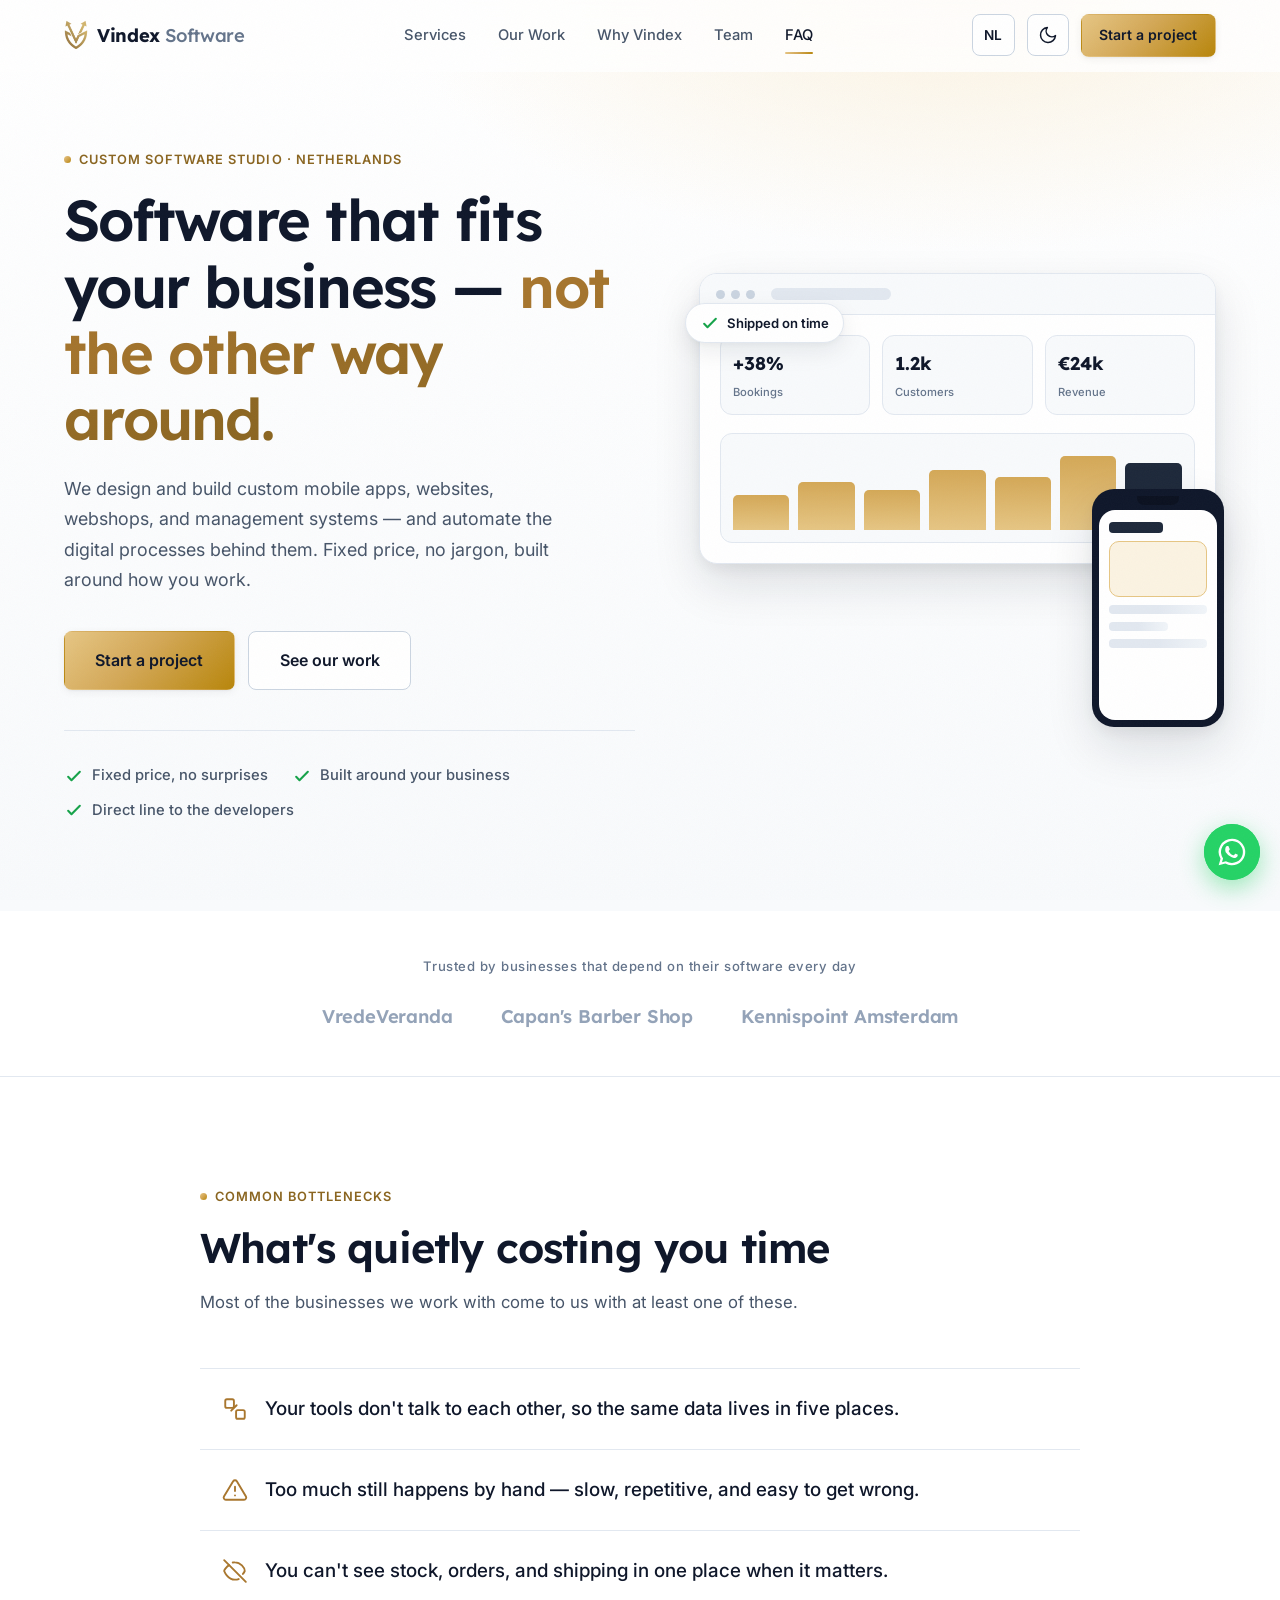
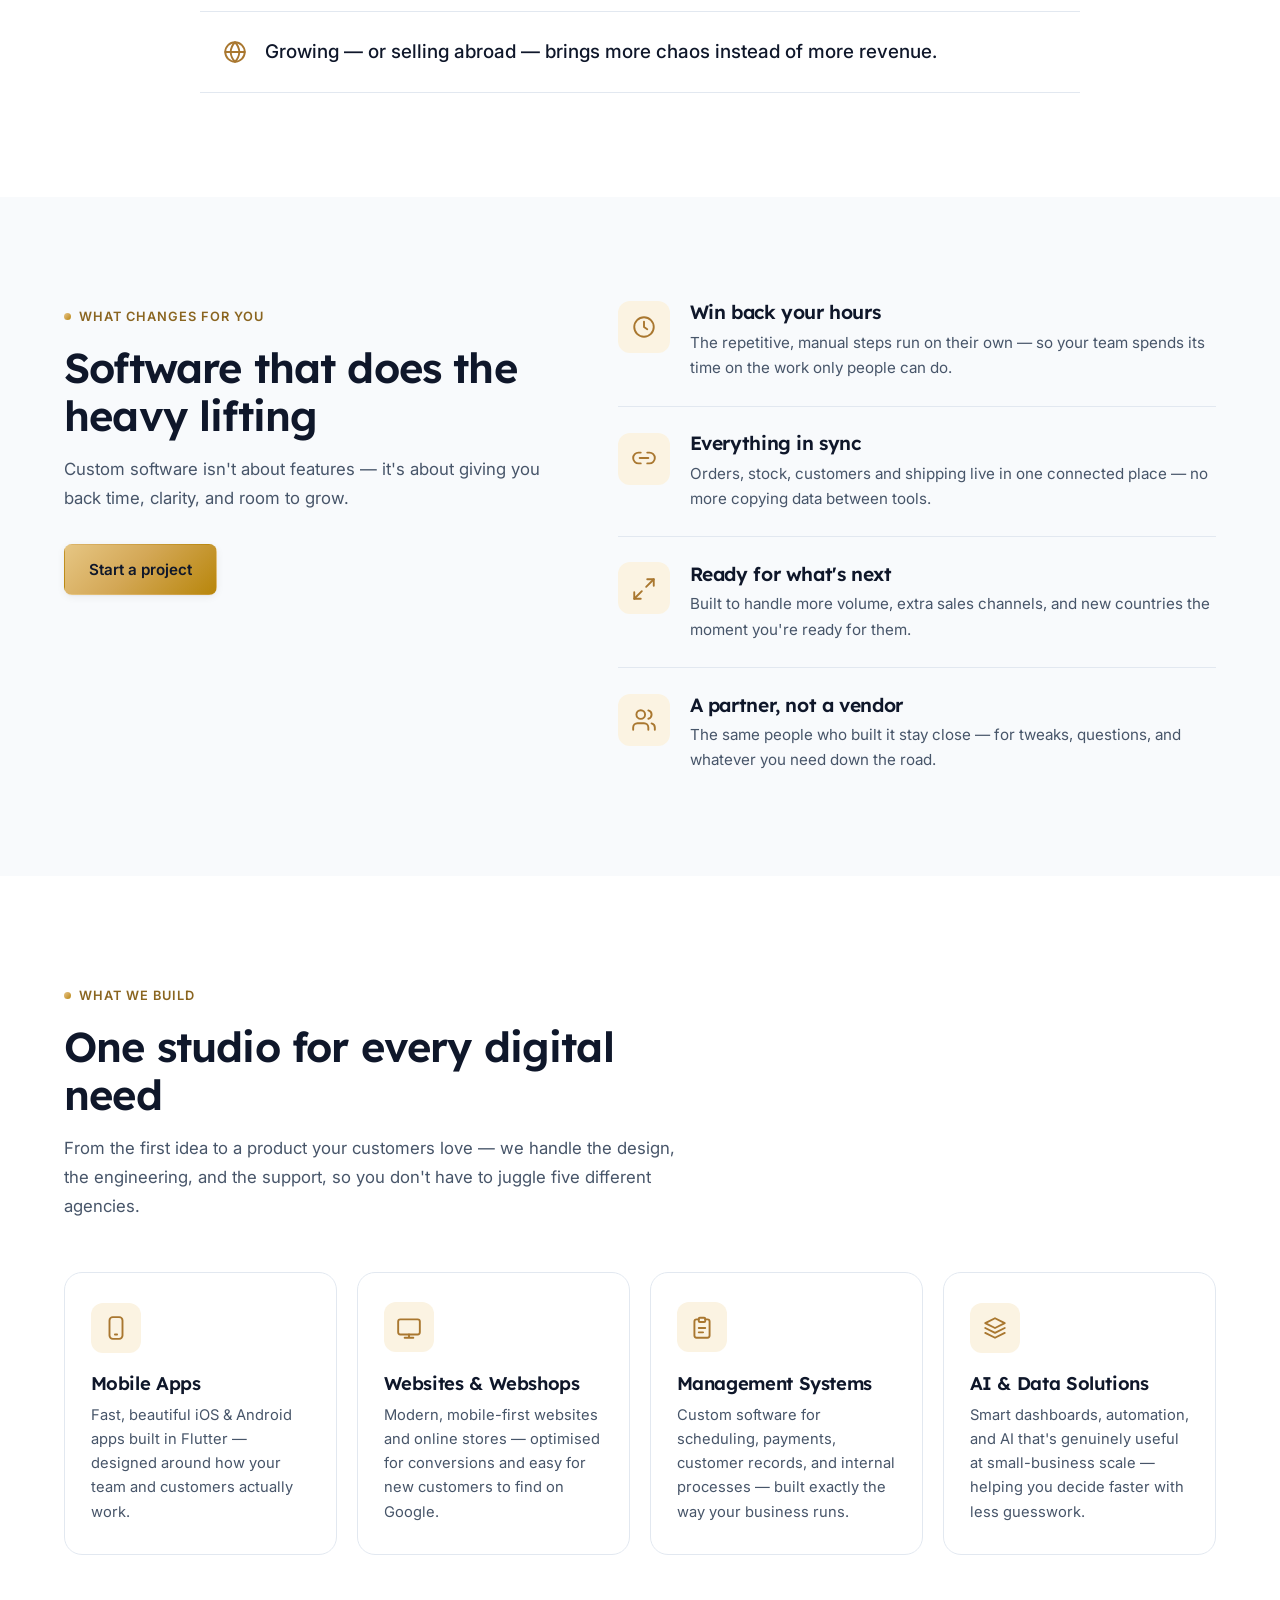
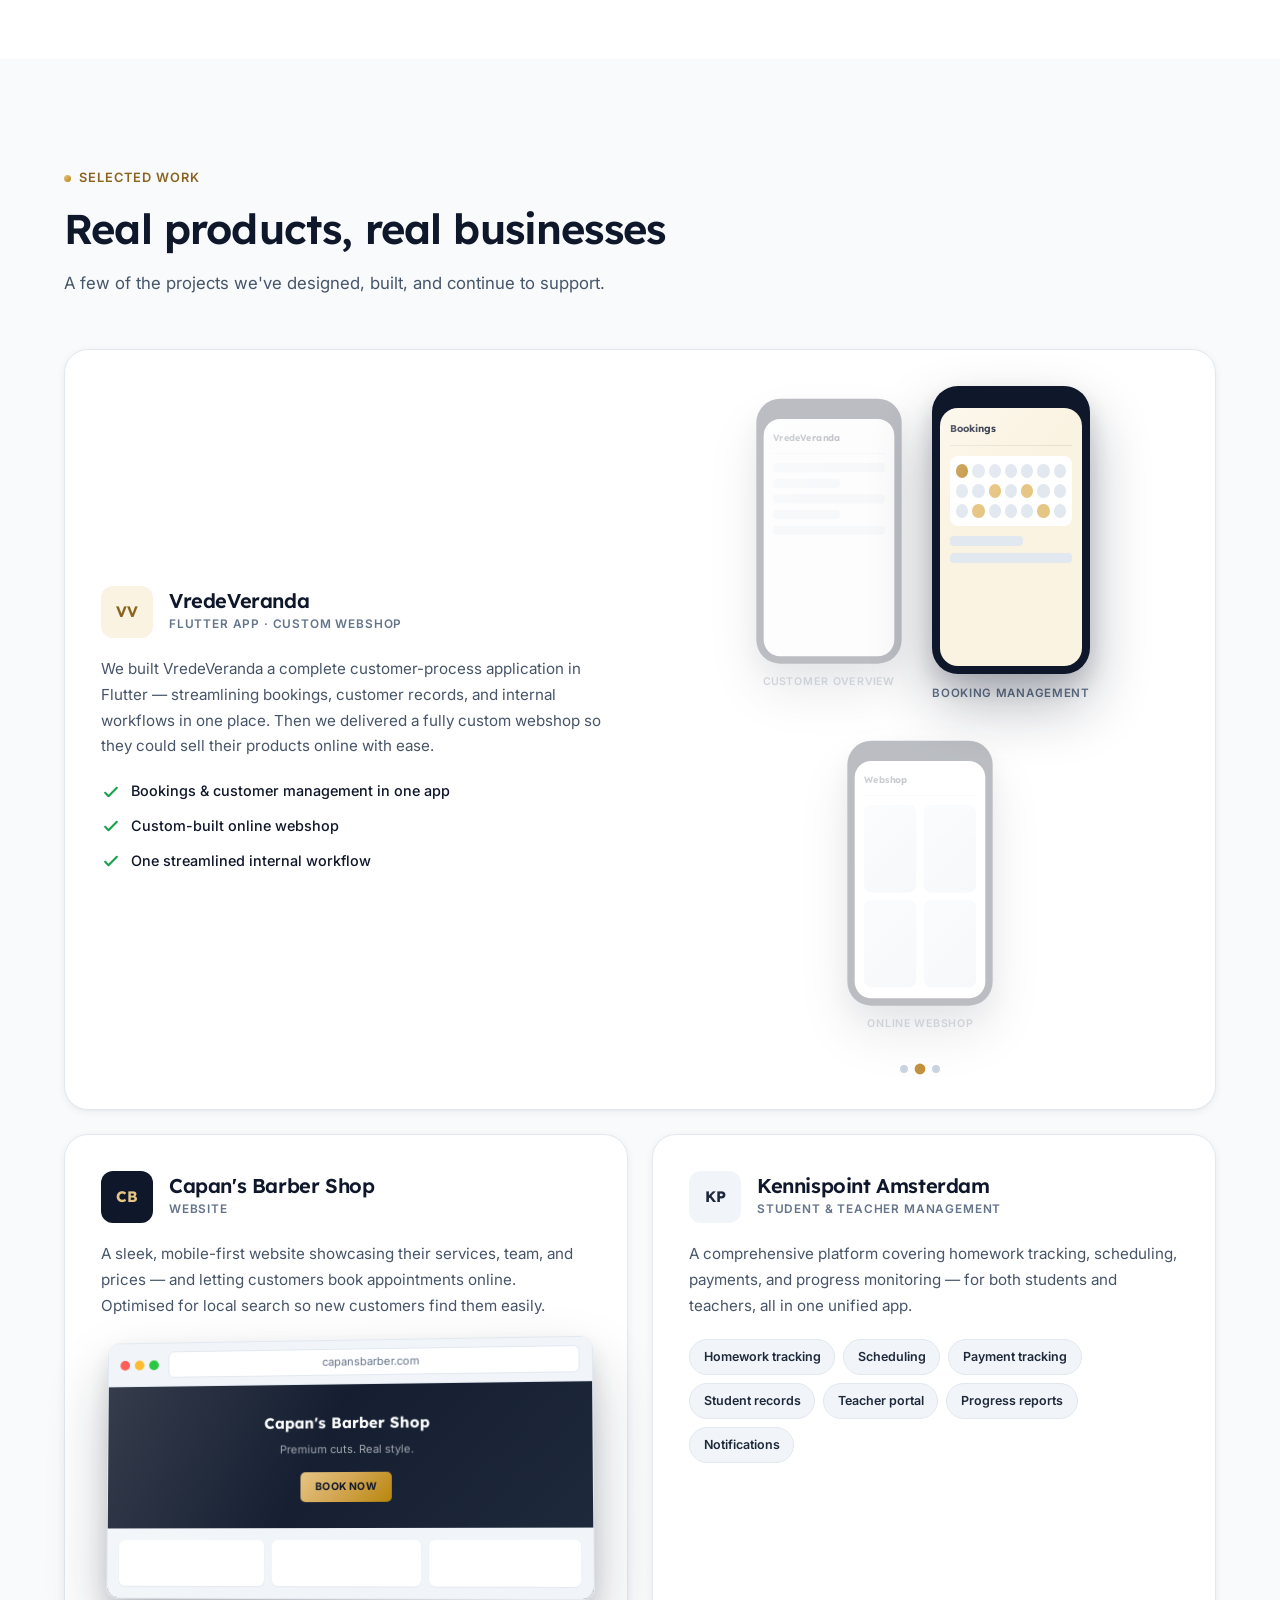
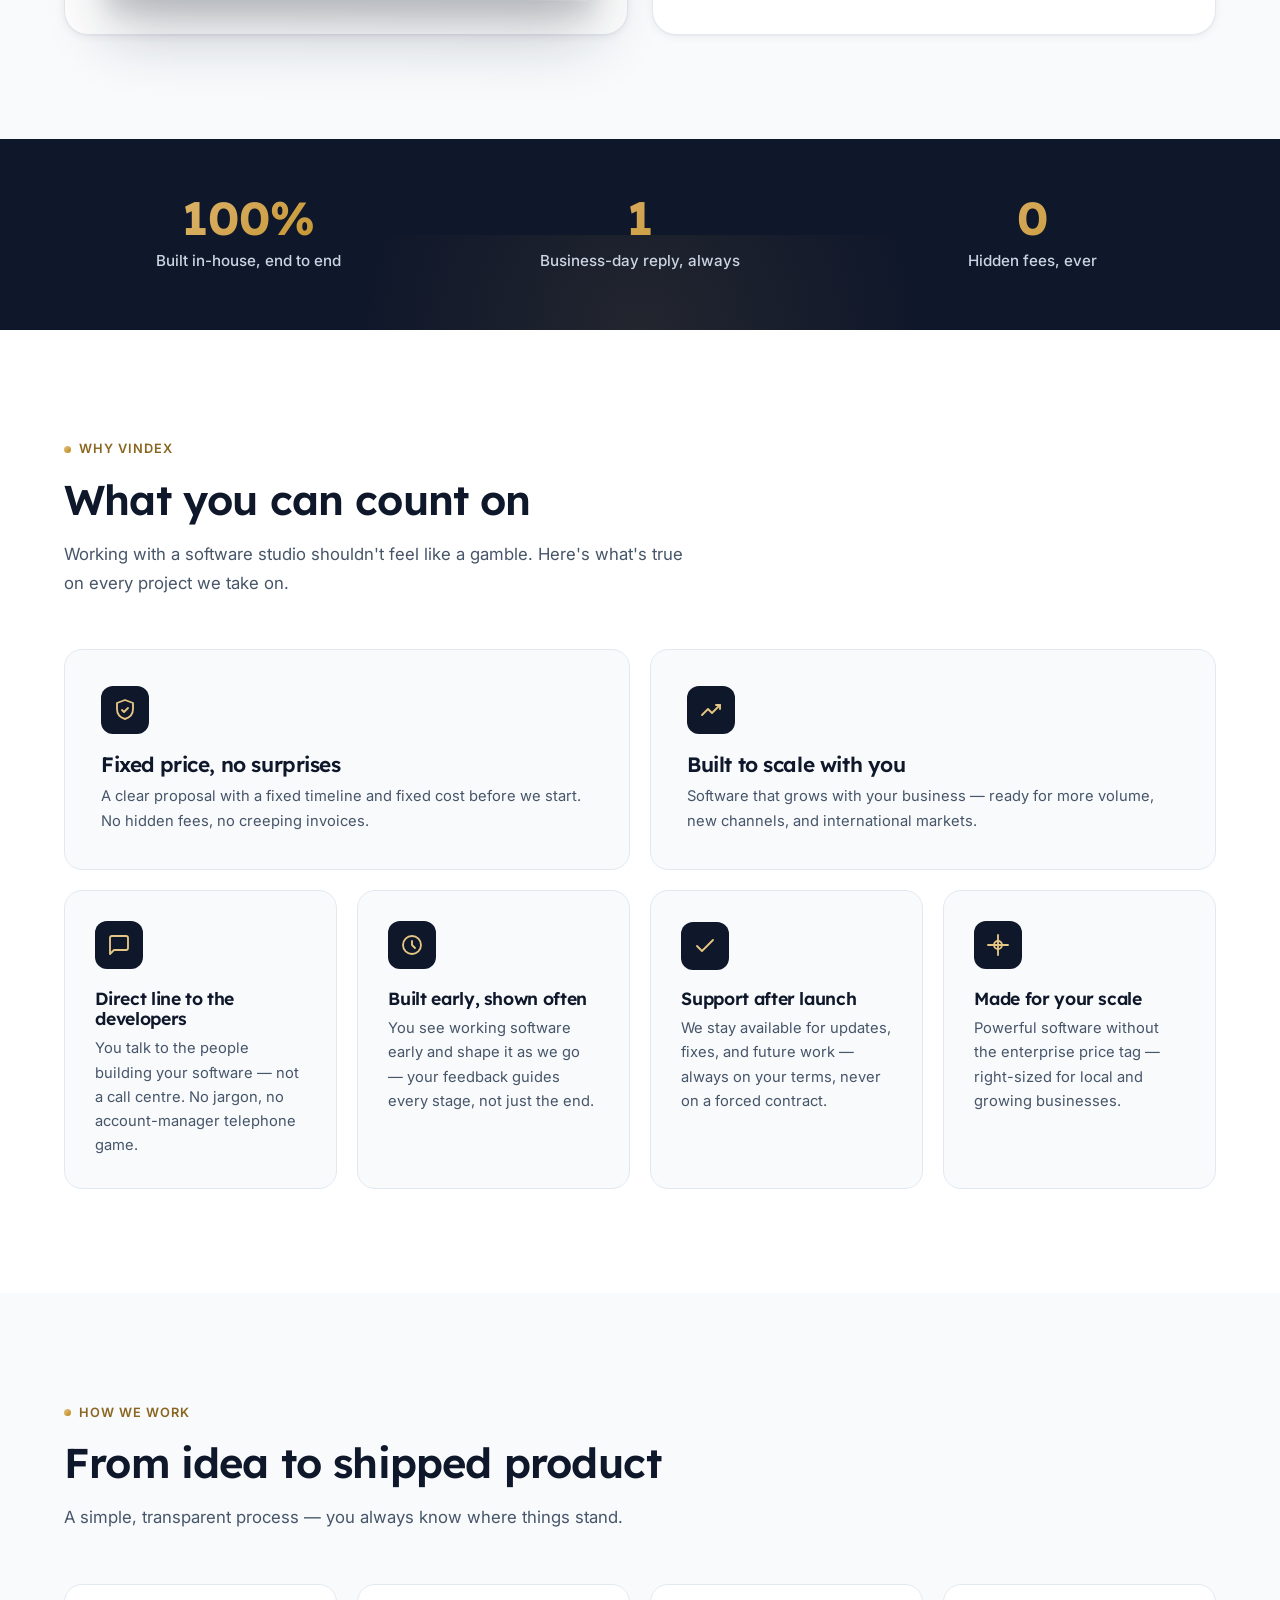
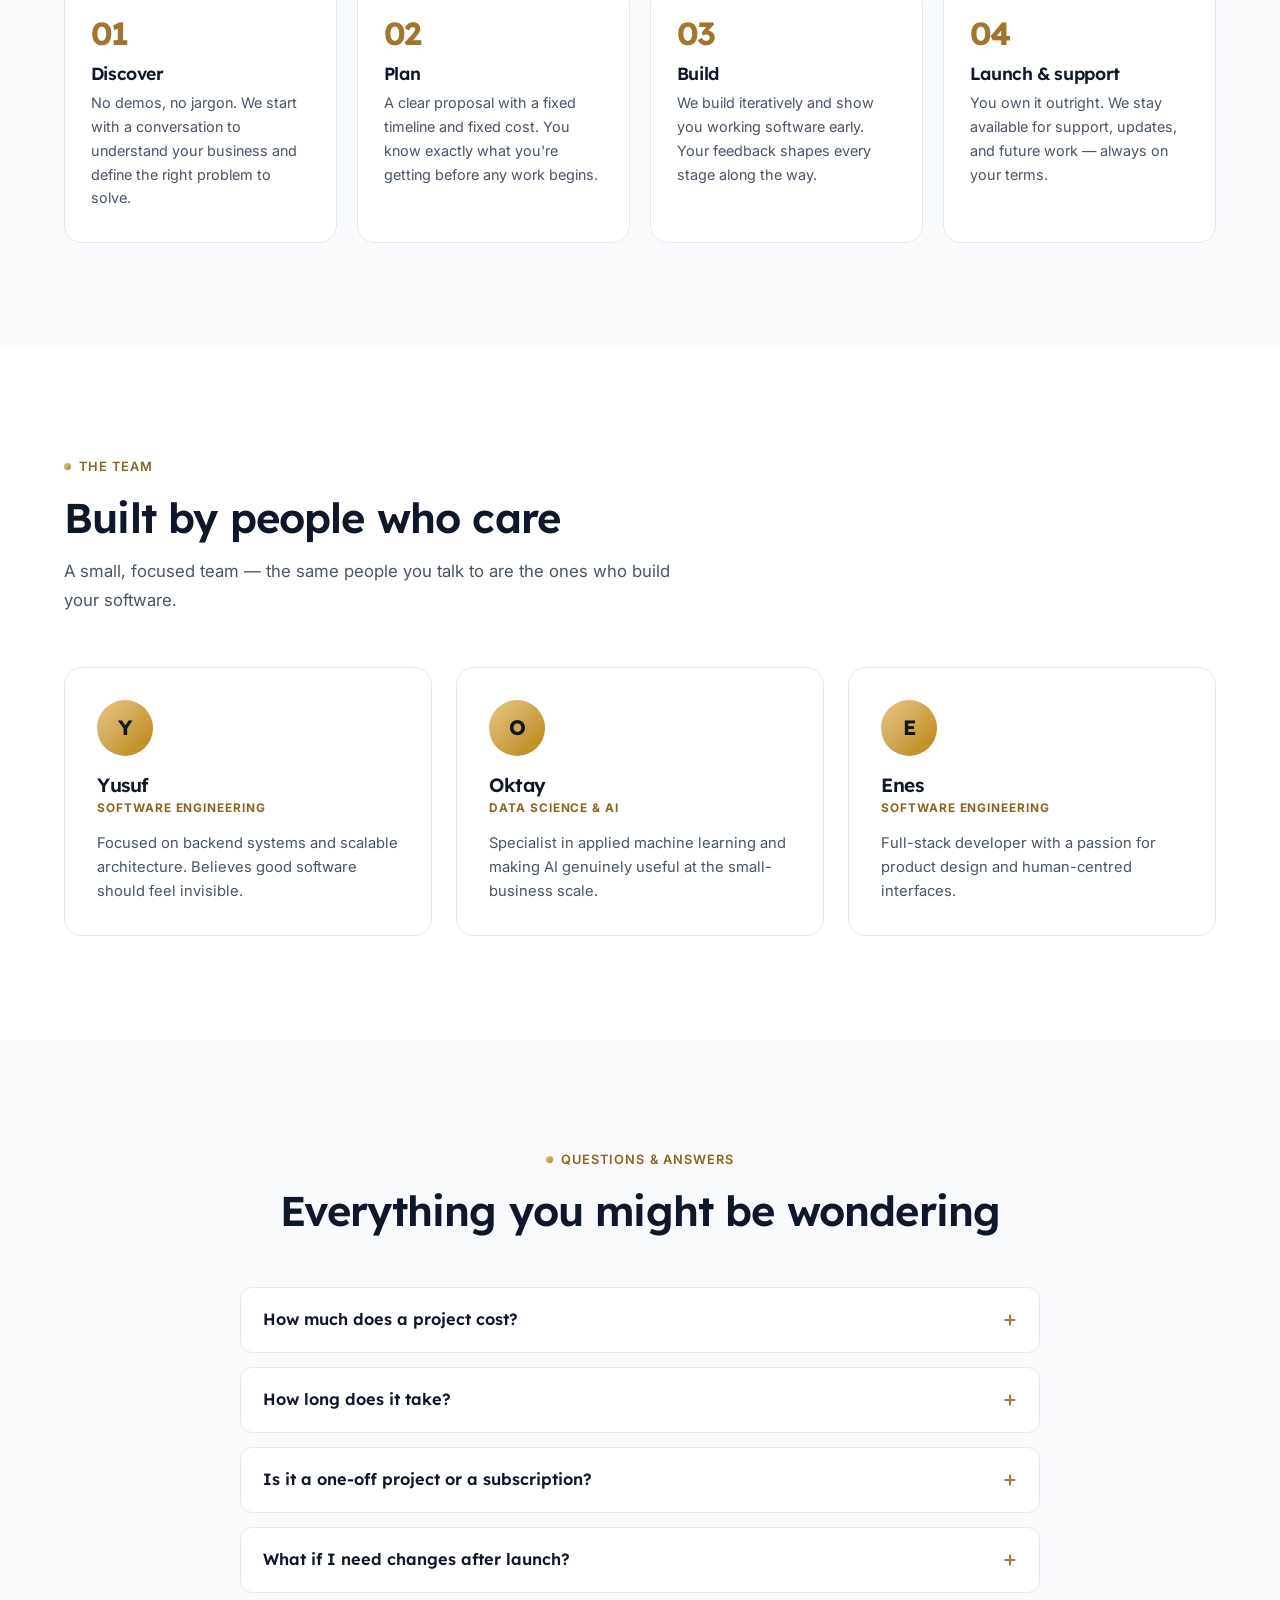
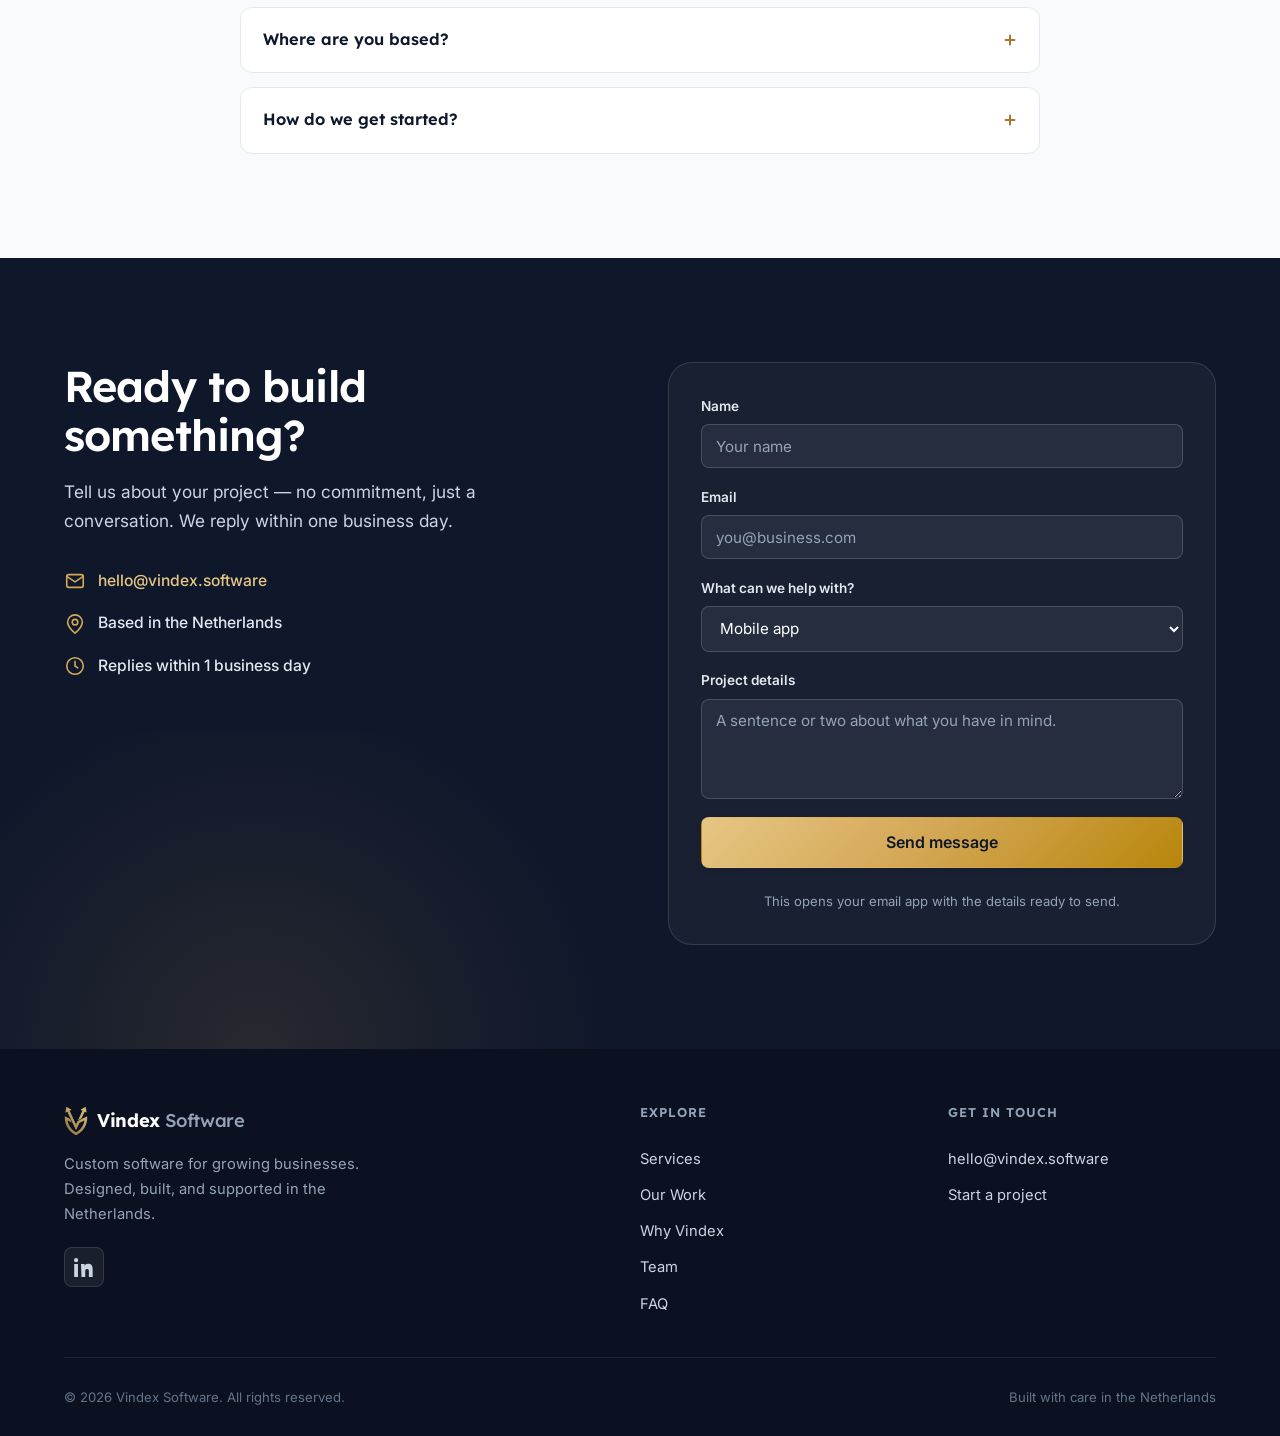
<file: index.html>
<!DOCTYPE html>
<html lang="en">

<head>
  <meta charset="UTF-8" />
  <meta name="viewport" content="width=device-width, initial-scale=1.0" />
  <!-- Set theme before paint to avoid a flash of the wrong theme -->
  <script>
    (function () {
      try {
        var t = localStorage.getItem('theme');
        if (t !== 'dark' && t !== 'light') {
          t = window.matchMedia('(prefers-color-scheme: dark)').matches ? 'dark' : 'light';
        }
        document.documentElement.setAttribute('data-theme', t);
      } catch (e) {}
    })();
  </script>
  <title>Vindex Software — Custom Software for Growing Businesses</title>
  <meta name="description"
    content="Vindex Software is a custom software studio building mobile apps, websites, webshops, and management systems for local businesses. Fixed-price projects, no hidden fees, and you own 100% of the code." />
  <meta name="theme-color" content="#0F172A" />
  <link rel="canonical" href="https://vindexsoft.com/" />

  <!-- Open Graph / social -->
  <meta property="og:type" content="website" />
  <meta property="og:title" content="Vindex Software — Custom Software for Growing Businesses" />
  <meta property="og:description"
    content="Custom mobile apps, websites, webshops, and management systems for local businesses. Fixed-price, transparent, and built to last." />
  <meta property="og:url" content="https://vindexsoft.com/" />
  <meta property="og:site_name" content="Vindex Software" />
  <meta name="twitter:card" content="summary_large_image" />
  <meta property="og:image" content="https://vindexsoft.com/assets/og-image.png" />
  <meta property="og:image:width" content="1200" />
  <meta property="og:image:height" content="630" />
  <meta property="og:image:alt" content="Vindex Software — custom software for growing businesses" />
  <meta property="og:locale" content="en_US" />
  <meta property="og:locale:alternate" content="nl_NL" />
  <meta name="twitter:image" content="https://vindexsoft.com/assets/og-image.png" />
  <meta name="twitter:title" content="Vindex Software — Custom Software for Growing Businesses" />
  <meta name="twitter:description"
    content="Custom mobile apps, websites, webshops, and management systems for local businesses. Fixed-price, transparent, and built to last." />

  <link rel="icon" type="image/png" sizes="32x32" href="assets/favicon-32.png" />
  <link rel="apple-touch-icon" href="assets/apple-touch-icon.png" />

  <!-- Fonts: Lexend (headings, built for readability & trust) + Inter (body) -->
  <link rel="preconnect" href="https://fonts.googleapis.com" />
  <link rel="preconnect" href="https://fonts.gstatic.com" crossorigin />
  <link
    href="https://fonts.googleapis.com/css2?family=Lexend:wght@400;500;600;700&family=Inter:wght@400;500;600;700&display=swap"
    rel="stylesheet" />
  <link rel="stylesheet" href="css/style.css" />

  <!-- Structured data: helps search engines & AI assistants trust and describe the business -->
  <script type="application/ld+json">
  {
    "@context": "https://schema.org",
    "@graph": [
      {
        "@type": "Organization",
        "@id": "https://vindexsoft.com/#organization",
        "name": "Vindex Software",
        "url": "https://vindexsoft.com",
        "email": "hello@vindex.software",
        "description": "Custom software studio building mobile apps, websites, webshops, and management systems for local businesses.",
        "logo": "https://vindexsoft.com/assets/logo.png",
        "image": "https://vindexsoft.com/assets/og-image.png",
        "areaServed": "Netherlands",
        "knowsAbout": ["Flutter app development", "Web development", "E-commerce", "Business management software", "Business process automation", "AI solutions"],
        "sameAs": ["https://www.linkedin.com/company/vindex-software"],
        "contactPoint": {
          "@type": "ContactPoint",
          "email": "hello@vindex.software",
          "contactType": "sales",
          "areaServed": "NL",
          "availableLanguage": ["English", "Dutch"]
        }
      },
      {
        "@type": "WebSite",
        "@id": "https://vindexsoft.com/#website",
        "url": "https://vindexsoft.com",
        "name": "Vindex Software",
        "publisher": { "@id": "https://vindexsoft.com/#organization" },
        "inLanguage": ["en", "nl"]
      },
      {
        "@type": "FAQPage",
        "mainEntity": [
          {
            "@type": "Question",
            "name": "How much does a project cost?",
            "acceptedAnswer": { "@type": "Answer", "text": "Every project is quoted up front with a fixed price, so there are no surprises. The cost depends on scope — a focused website is very different from a full management system. The first conversation is free, and so is the proposal." }
          },
          {
            "@type": "Question",
            "name": "How long does it take?",
            "acceptedAnswer": { "@type": "Answer", "text": "It depends on what we're building, but you'll get a clear timeline in your proposal before we start. We build iteratively and show you working software early, so you're never left wondering about progress." }
          },
          {
            "@type": "Question",
            "name": "Is it a one-off project or a subscription?",
            "acceptedAnswer": { "@type": "Answer", "text": "Both are possible. Depending on what we build, we offer one-off delivery or an ongoing plan with support, updates, and hosting. We'll recommend the option that best fits your situation and budget." }
          },
          {
            "@type": "Question",
            "name": "What if I need changes after launch?",
            "acceptedAnswer": { "@type": "Answer", "text": "We stay available for updates, fixes, and new features whenever you need them — always on your terms. There's no forced support contract; you reach out when something comes up." }
          },
          {
            "@type": "Question",
            "name": "Where are you based?",
            "acceptedAnswer": { "@type": "Answer", "text": "We're a Netherlands-based studio working with local and growing businesses. We're happy to meet in person where practical, and work comfortably online too." }
          },
          {
            "@type": "Question",
            "name": "How do we get started?",
            "acceptedAnswer": { "@type": "Answer", "text": "Just send us a message describing your idea — no commitment, just a conversation. We'll get back to you within one business day to talk through what you need." }
          }
        ]
      }
    ]
  }
  </script>
</head>

<body>
  <a href="#main" class="skip-link" data-i18n="skip">Skip to content</a>
  <div class="scroll-progress" id="scroll-progress"></div>

  <!-- ─────────────────────────  Nav  ───────────────────────── -->
  <header id="nav">
    <div class="container nav-inner">
      <a href="#hero" class="brand" aria-label="Vindex Software — home">
        <picture>
          <source srcset="assets/logo.webp" type="image/webp" />
          <img src="assets/logo.png" alt="" class="brand-mark" width="23" height="30" aria-hidden="true" />
        </picture>
        <span>Vindex<span class="brand-soft"> Software</span></span>
      </a>

      <nav class="nav-links" aria-label="Primary">
        <a href="#services" data-i18n="nav.services">Services</a>
        <a href="#work" data-i18n="nav.work">Our Work</a>
        <a href="#why" data-i18n="nav.why">Why Vindex</a>
        <a href="#team" data-i18n="nav.team">Team</a>
        <a href="#faq" data-i18n="nav.faq">FAQ</a>
      </nav>

      <div class="nav-actions">
        <button class="icon-btn lang-btn" id="lang-toggle" type="button" aria-label="Schakel naar het Nederlands">NL</button>
        <button class="icon-btn" id="theme-toggle" type="button" aria-label="Switch to dark mode">
          <svg class="ic ic-moon" viewBox="0 0 24 24" aria-hidden="true"><path d="M21 12.8A9 9 0 1 1 11.2 3a7 7 0 0 0 9.8 9.8Z" /></svg>
          <svg class="ic ic-sun" viewBox="0 0 24 24" aria-hidden="true"><circle cx="12" cy="12" r="4" /><path d="M12 2v2M12 20v2M4.9 4.9l1.4 1.4M17.7 17.7l1.4 1.4M2 12h2M20 12h2M4.9 19.1l1.4-1.4M17.7 6.3l1.4-1.4" /></svg>
        </button>
        <a href="#contact" class="btn btn-primary btn-sm" data-i18n="cta.start">Start a project</a>
        <button class="nav-toggle" id="nav-toggle" aria-label="Open menu" aria-expanded="false" aria-controls="mobile-menu">
          <span></span><span></span><span></span>
        </button>
      </div>
    </div>

    <!-- Mobile menu -->
    <div class="mobile-menu" id="mobile-menu" hidden>
      <a href="#services" data-i18n="nav.services">Services</a>
      <a href="#work" data-i18n="nav.work">Our Work</a>
      <a href="#why" data-i18n="nav.why">Why Vindex</a>
      <a href="#team" data-i18n="nav.team">Team</a>
      <a href="#faq" data-i18n="nav.faq">FAQ</a>
      <a href="#contact" class="btn btn-primary" data-i18n="cta.start">Start a project</a>
    </div>
  </header>

  <main id="main">

    <!-- ─────────────────────────  Hero  ───────────────────────── -->
    <section id="hero">
      <div class="container hero-container">
        <div class="hero-copy">
          <p class="eyebrow"><span class="eyebrow-dot"></span><span data-i18n="hero.eyebrow">Custom software studio · Netherlands</span></p>
          <h1><span data-i18n="hero.h1a">Software that fits your business — </span><span class="grad" data-i18n="hero.h1b">not the other way around.</span></h1>
          <p class="lead" data-i18n="hero.lead">
            We design and build custom mobile apps, websites, webshops, and management systems — and
            automate the digital processes behind them. Fixed price, no jargon, built around how you work.
          </p>
          <div class="hero-actions">
            <a href="#contact" class="btn btn-primary btn-lg" data-i18n="cta.start">Start a project</a>
            <a href="#work" class="btn btn-ghost btn-lg" data-i18n="hero.cta_work">See our work</a>
          </div>

          <ul class="hero-trust" aria-label="What you can count on">
            <li>
              <svg class="ic-check" viewBox="0 0 24 24" aria-hidden="true"><path d="m5 13 4 4L19 7" /></svg>
              <span data-i18n="hero.trust1">Fixed price, no surprises</span>
            </li>
            <li>
              <svg class="ic-check" viewBox="0 0 24 24" aria-hidden="true"><path d="m5 13 4 4L19 7" /></svg>
              <span data-i18n="hero.trust2">Built around your business</span>
            </li>
            <li>
              <svg class="ic-check" viewBox="0 0 24 24" aria-hidden="true"><path d="m5 13 4 4L19 7" /></svg>
              <span data-i18n="hero.trust3">Direct line to the developers</span>
            </li>
          </ul>
        </div>

        <!-- Polished product mockup (CSS) -->
        <div class="hero-visual" aria-hidden="true">
          <div class="mock-dash">
            <div class="mock-dash-top">
              <span class="mock-dot"></span><span class="mock-dot"></span><span class="mock-dot"></span>
              <div class="mock-pill"></div>
            </div>
            <div class="mock-dash-body">
              <div class="mock-kpis">
                <div class="mock-kpi"><span class="kpi-num" data-to="38" data-prefix="+" data-suffix="%">+38%</span><span class="kpi-lbl" data-i18n="mock.bookings">Bookings</span></div>
                <div class="mock-kpi"><span class="kpi-num" data-to="1.2" data-suffix="k" data-dec="1">1.2k</span><span class="kpi-lbl" data-i18n="mock.customers">Customers</span></div>
                <div class="mock-kpi"><span class="kpi-num" data-to="24" data-prefix="€" data-suffix="k">€24k</span><span class="kpi-lbl" data-i18n="mock.revenue">Revenue</span></div>
              </div>
              <div class="mock-chart">
                <span style="height:42%;--i:0"></span><span style="height:58%;--i:1"></span><span style="height:48%;--i:2"></span>
                <span style="height:72%;--i:3"></span><span style="height:64%;--i:4"></span><span style="height:88%;--i:5"></span>
                <span style="height:80%;--i:6"></span>
              </div>
            </div>
          </div>
          <div class="mock-phone">
            <div class="mock-phone-notch"></div>
            <div class="mock-phone-screen">
              <div class="mp-bar"></div>
              <div class="mp-card"></div>
              <div class="mp-row"></div>
              <div class="mp-row short"></div>
              <div class="mp-row"></div>
            </div>
          </div>
          <div class="mock-badge">
            <svg class="ic-check" viewBox="0 0 24 24" aria-hidden="true"><path d="m5 13 4 4L19 7" /></svg>
            <span data-i18n="mock.shipped">Shipped on time</span>
          </div>
        </div>
      </div>
    </section>

    <!-- ─────────────────────────  Trust strip  ───────────────────────── -->
    <section id="trusted" aria-label="Businesses we work with">
      <div class="container">
        <p class="trust-label" data-i18n="trust.label">Trusted by businesses that depend on their software every day</p>
        <ul class="trust-logos">
          <li>VredeVeranda</li>
          <li>Capan's Barber Shop</li>
          <li>Kennispoint Amsterdam</li>
        </ul>
      </div>
    </section>

    <!-- ─────────────────────────  Friction (problems)  ───────────────────────── -->
    <section id="problems">
      <div class="container problems-inner">
        <div class="section-head">
          <p class="eyebrow"><span class="eyebrow-dot"></span><span data-i18n="problems.eyebrow">Common bottlenecks</span></p>
          <h2 class="section-title" data-i18n="problems.title">What's quietly costing you time</h2>
          <p class="section-sub" data-i18n="problems.sub">Most of the businesses we work with come to us with at least one of these.</p>
        </div>
        <ul class="problems-list">
          <li class="pain reveal">
            <svg class="pain-ic" viewBox="0 0 24 24" aria-hidden="true"><rect x="3" y="3" width="8" height="8" rx="1.5" /><rect x="13" y="13" width="8" height="8" rx="1.5" /><path d="M13.5 8.5 8.5 13.5" /></svg>
            <span data-i18n="problems.p1">Your tools don't talk to each other, so the same data lives in five places.</span>
          </li>
          <li class="pain reveal">
            <svg class="pain-ic" viewBox="0 0 24 24" aria-hidden="true"><path d="M10.3 3.9 1.8 18a2 2 0 0 0 1.7 3h16.9a2 2 0 0 0 1.7-3L13.7 3.9a2 2 0 0 0-3.4 0Z" /><path d="M12 9v4M12 17h.01" /></svg>
            <span data-i18n="problems.p2">Too much still happens by hand — slow, repetitive, and easy to get wrong.</span>
          </li>
          <li class="pain reveal">
            <svg class="pain-ic" viewBox="0 0 24 24" aria-hidden="true"><path d="M9.9 4.2A9 9 0 0 1 12 4c5 0 9 5 9 8a12 12 0 0 1-1.7 2.7M6.6 6.6C4 8.2 2 11 2 12c0 0 3 8 10 8a9 9 0 0 0 3.4-.6" /><path d="m2 2 20 20" /></svg>
            <span data-i18n="problems.p3">You can't see stock, orders, and shipping in one place when it matters.</span>
          </li>
          <li class="pain reveal">
            <svg class="pain-ic" viewBox="0 0 24 24" aria-hidden="true"><circle cx="12" cy="12" r="9" /><path d="M3 12h18" /><path d="M12 3a14 14 0 0 1 4 9 14 14 0 0 1-4 9 14 14 0 0 1-4-9 14 14 0 0 1 4-9Z" /></svg>
            <span data-i18n="problems.p4">Growing — or selling abroad — brings more chaos instead of more revenue.</span>
          </li>
        </ul>
      </div>
    </section>

    <!-- ─────────────────────────  Outcomes  ───────────────────────── -->
    <section id="benefits">
      <div class="container benefits-layout">
        <div class="benefits-intro">
          <p class="eyebrow"><span class="eyebrow-dot"></span><span data-i18n="benefits.eyebrow">What changes for you</span></p>
          <h2 class="section-title" data-i18n="benefits.title">Software that does the heavy lifting</h2>
          <p class="section-sub" data-i18n="benefits.sub">Custom software isn't about features — it's about giving you back time, clarity, and room to grow.</p>
          <a href="#contact" class="btn btn-primary" data-i18n="cta.start">Start a project</a>
        </div>

        <ul class="outcomes">
          <li class="outcome reveal">
            <span class="outcome-icon"><svg viewBox="0 0 24 24" aria-hidden="true"><circle cx="12" cy="12" r="9" /><path d="M12 7v5l3 2" /></svg></span>
            <div class="outcome-text">
              <h3 data-i18n="outcome1.title">Win back your hours</h3>
              <p data-i18n="outcome1.desc">The repetitive, manual steps run on their own — so your team spends its time on the work only people can do.</p>
            </div>
          </li>
          <li class="outcome reveal">
            <span class="outcome-icon"><svg viewBox="0 0 24 24" aria-hidden="true"><path d="M9 17H7A5 5 0 0 1 7 7h2" /><path d="M15 7h2a5 5 0 0 1 0 10h-2" /><path d="M8 12h8" /></svg></span>
            <div class="outcome-text">
              <h3 data-i18n="outcome2.title">Everything in sync</h3>
              <p data-i18n="outcome2.desc">Orders, stock, customers and shipping live in one connected place — no more copying data between tools.</p>
            </div>
          </li>
          <li class="outcome reveal">
            <span class="outcome-icon"><svg viewBox="0 0 24 24" aria-hidden="true"><path d="M15 3h6v6" /><path d="M9 21H3v-6" /><path d="M21 3l-7 7" /><path d="M3 21l7-7" /></svg></span>
            <div class="outcome-text">
              <h3 data-i18n="outcome3.title">Ready for what's next</h3>
              <p data-i18n="outcome3.desc">Built to handle more volume, extra sales channels, and new countries the moment you're ready for them.</p>
            </div>
          </li>
          <li class="outcome reveal">
            <span class="outcome-icon"><svg viewBox="0 0 24 24" aria-hidden="true"><path d="M16 21v-2a4 4 0 0 0-4-4H6a4 4 0 0 0-4 4v2" /><circle cx="9" cy="7" r="4" /><path d="M22 21v-2a4 4 0 0 0-3-3.87" /><path d="M16 3.13a4 4 0 0 1 0 7.75" /></svg></span>
            <div class="outcome-text">
              <h3 data-i18n="outcome4.title">A partner, not a vendor</h3>
              <p data-i18n="outcome4.desc">The same people who built it stay close — for tweaks, questions, and whatever you need down the road.</p>
            </div>
          </li>
        </ul>
      </div>
    </section>

    <!-- ─────────────────────────  Services  ───────────────────────── -->
    <section id="services">
      <div class="container">
        <div class="section-head">
          <p class="eyebrow"><span class="eyebrow-dot"></span><span data-i18n="services.eyebrow">What we build</span></p>
          <h2 class="section-title" data-i18n="services.title">One studio for every digital need</h2>
          <p class="section-sub" data-i18n="services.sub">From the first idea to a product your customers love — we handle the design, the
            engineering, and the support, so you don't have to juggle five different agencies.</p>
        </div>

        <div class="services-grid">
          <article class="service-card reveal">
            <div class="service-icon">
              <svg viewBox="0 0 24 24" aria-hidden="true"><rect x="6" y="2" width="12" height="20" rx="3" /><path d="M11 18h2" /></svg>
            </div>
            <h3 data-i18n="service1.title">Mobile Apps</h3>
            <p data-i18n="service1.desc">Fast, beautiful iOS &amp; Android apps built in Flutter — designed around how your team and customers
              actually work.</p>
          </article>

          <article class="service-card reveal">
            <div class="service-icon">
              <svg viewBox="0 0 24 24" aria-hidden="true"><rect x="2" y="4" width="20" height="14" rx="2" /><path d="M8 21h8M12 18v3" /></svg>
            </div>
            <h3 data-i18n="service2.title">Websites &amp; Webshops</h3>
            <p data-i18n="service2.desc">Modern, mobile-first websites and online stores — optimised for conversions and easy for new customers
              to find on Google.</p>
          </article>

          <article class="service-card reveal">
            <div class="service-icon">
              <svg viewBox="0 0 24 24" aria-hidden="true"><path d="M9 4H7a2 2 0 0 0-2 2v13a2 2 0 0 0 2 2h10a2 2 0 0 0 2-2V6a2 2 0 0 0-2-2h-2" /><rect x="9" y="2.5" width="6" height="4" rx="1" /><path d="M9 12h6M9 16h4" /></svg>
            </div>
            <h3 data-i18n="service3.title">Management Systems</h3>
            <p data-i18n="service3.desc">Custom software for scheduling, payments, customer records, and internal processes — built exactly the
              way your business runs.</p>
          </article>

          <article class="service-card reveal">
            <div class="service-icon">
              <svg viewBox="0 0 24 24" aria-hidden="true"><path d="M12 3 3 7.5 12 12l9-4.5L12 3Z" /><path d="M3 12l9 4.5L21 12M3 16.5 12 21l9-4.5" /></svg>
            </div>
            <h3 data-i18n="service4.title">AI &amp; Data Solutions</h3>
            <p data-i18n="service4.desc">Smart dashboards, automation, and AI that's genuinely useful at small-business scale — helping you decide
              faster with less guesswork.</p>
          </article>
        </div>
      </div>
    </section>

    <!-- ─────────────────────────  Work / Case studies  ───────────────────────── -->
    <section id="work">
      <div class="container">
        <div class="section-head">
          <p class="eyebrow"><span class="eyebrow-dot"></span><span data-i18n="work.eyebrow">Selected work</span></p>
          <h2 class="section-title" data-i18n="work.title">Real products, real businesses</h2>
          <p class="section-sub" data-i18n="work.sub">A few of the projects we've designed, built, and continue to support.</p>
        </div>

        <div class="work-grid">

          <!-- VredeVeranda (featured) -->
          <article class="work-card featured reveal">
            <div class="work-info">
              <div class="work-header">
                <div class="work-logo vv">VV</div>
                <div>
                  <h3>VredeVeranda</h3>
                  <p class="work-type" data-i18n="vv.type">Flutter app · Custom webshop</p>
                </div>
              </div>
              <p class="work-desc" data-i18n="vv.desc">
                We built VredeVeranda a complete customer-process application in Flutter — streamlining bookings,
                customer records, and internal workflows in one place. Then we delivered a fully custom webshop so
                they could sell their products online with ease.
              </p>
              <ul class="work-points">
                <li><svg class="ic-check" viewBox="0 0 24 24" aria-hidden="true"><path d="m5 13 4 4L19 7" /></svg><span data-i18n="vv.point1">Bookings &amp; customer management in one app</span></li>
                <li><svg class="ic-check" viewBox="0 0 24 24" aria-hidden="true"><path d="m5 13 4 4L19 7" /></svg><span data-i18n="vv.point2">Custom-built online webshop</span></li>
                <li><svg class="ic-check" viewBox="0 0 24 24" aria-hidden="true"><path d="m5 13 4 4L19 7" /></svg><span data-i18n="vv.point3">One streamlined internal workflow</span></li>
              </ul>
            </div>

            <div class="screenshot-wrapper">
              <div class="screenshot-track" id="vv-track">
                <div class="screenshot-slide active">
                  <div class="phone-mockup">
                    <div class="phone-notch"></div>
                    <div class="phone-screen s1">
                      <div class="mock-topbar">VredeVeranda</div>
                      <div class="mock-list">
                        <div class="mock-row"></div><div class="mock-row short"></div><div class="mock-row"></div>
                        <div class="mock-row short"></div><div class="mock-row"></div>
                      </div>
                    </div>
                  </div>
                  <p class="slide-caption" data-i18n="cap.customer">Customer overview</p>
                </div>
                <div class="screenshot-slide">
                  <div class="phone-mockup">
                    <div class="phone-notch"></div>
                    <div class="phone-screen s2">
                      <div class="mock-topbar">Bookings</div>
                      <div class="mock-calendar">
                        <div class="cal-row"><div class="cal-cell active"></div><div class="cal-cell"></div><div class="cal-cell"></div><div class="cal-cell"></div><div class="cal-cell"></div><div class="cal-cell"></div><div class="cal-cell"></div></div>
                        <div class="cal-row"><div class="cal-cell"></div><div class="cal-cell"></div><div class="cal-cell dot"></div><div class="cal-cell"></div><div class="cal-cell dot"></div><div class="cal-cell"></div><div class="cal-cell"></div></div>
                        <div class="cal-row"><div class="cal-cell"></div><div class="cal-cell dot"></div><div class="cal-cell"></div><div class="cal-cell"></div><div class="cal-cell"></div><div class="cal-cell dot"></div><div class="cal-cell"></div></div>
                      </div>
                      <div class="mock-list"><div class="mock-row short"></div><div class="mock-row"></div></div>
                    </div>
                  </div>
                  <p class="slide-caption" data-i18n="cap.booking">Booking management</p>
                </div>
                <div class="screenshot-slide">
                  <div class="phone-mockup">
                    <div class="phone-notch"></div>
                    <div class="phone-screen s3">
                      <div class="mock-topbar">Webshop</div>
                      <div class="mock-product-grid">
                        <div class="mock-product"></div><div class="mock-product"></div>
                        <div class="mock-product"></div><div class="mock-product"></div>
                      </div>
                    </div>
                  </div>
                  <p class="slide-caption" data-i18n="cap.webshop">Online webshop</p>
                </div>
              </div>
              <div class="slider-dots">
                <button class="slider-dot active" data-index="0" data-track="vv-track" aria-label="Screen 1: Customer overview"></button>
                <button class="slider-dot" data-index="1" data-track="vv-track" aria-label="Screen 2: Booking management"></button>
                <button class="slider-dot" data-index="2" data-track="vv-track" aria-label="Screen 3: Online webshop"></button>
              </div>
            </div>
          </article>

          <!-- Capan's Barber Shop -->
          <article class="work-card reveal">
            <div class="work-header">
              <div class="work-logo cb">CB</div>
              <div>
                <h3>Capan's Barber Shop</h3>
                <p class="work-type" data-i18n="cb.type">Website</p>
              </div>
            </div>
            <p class="work-desc" data-i18n="cb.desc">
              A sleek, mobile-first website showcasing their services, team, and prices — and letting customers book
              appointments online. Optimised for local search so new customers find them easily.
            </p>
            <div class="browser-mockup">
              <div class="browser-chrome">
                <div class="browser-dots"><span></span><span></span><span></span></div>
                <div class="browser-url-bar">capansbarber.com</div>
              </div>
              <div class="browser-body">
                <div class="site-hero">
                  <div class="site-title">Capan's Barber Shop</div>
                  <div class="site-sub">Premium cuts. Real style.</div>
                  <div class="site-btn">Book now</div>
                </div>
                <div class="site-cards"><div class="site-card"></div><div class="site-card"></div><div class="site-card"></div></div>
              </div>
            </div>
          </article>

          <!-- Kennispoint -->
          <article class="work-card reveal">
            <div class="work-header">
              <div class="work-logo kp">KP</div>
              <div>
                <h3>Kennispoint Amsterdam</h3>
                <p class="work-type" data-i18n="kp.type">Student &amp; teacher management</p>
              </div>
            </div>
            <p class="work-desc" data-i18n="kp.desc">
              A comprehensive platform covering homework tracking, scheduling, payments, and progress monitoring — for
              both students and teachers, all in one unified app.
            </p>
            <div class="feature-tags">
              <span class="tag" data-i18n="tag.homework">Homework tracking</span>
              <span class="tag" data-i18n="tag.scheduling">Scheduling</span>
              <span class="tag" data-i18n="tag.payment">Payment tracking</span>
              <span class="tag" data-i18n="tag.students">Student records</span>
              <span class="tag" data-i18n="tag.teacher">Teacher portal</span>
              <span class="tag" data-i18n="tag.progress">Progress reports</span>
              <span class="tag" data-i18n="tag.notif">Notifications</span>
            </div>
          </article>

        </div>
      </div>
    </section>

    <!-- ─────────────────────────  Stats band  ───────────────────────── -->
    <section class="stats-band" aria-label="Vindex in numbers">
      <div class="container stats-grid">
        <div class="stat reveal">
          <span class="stat-num" data-to="100" data-suffix="%">100%</span>
          <span class="stat-label" data-i18n="stat.inhouse">Built in-house, end to end</span>
        </div>
        <div class="stat reveal">
          <span class="stat-num" data-to="1">1</span>
          <span class="stat-label" data-i18n="stat.reply">Business-day reply, always</span>
        </div>
        <div class="stat reveal">
          <span class="stat-num" data-to="0">0</span>
          <span class="stat-label" data-i18n="stat.fees">Hidden fees, ever</span>
        </div>
      </div>
    </section>

    <!-- ─────────────────────────  Why Vindex (guarantees)  ───────────────────────── -->
    <section id="why">
      <div class="container">
        <div class="section-head">
          <p class="eyebrow"><span class="eyebrow-dot"></span><span data-i18n="why.eyebrow">Why Vindex</span></p>
          <h2 class="section-title" data-i18n="why.title">What you can count on</h2>
          <p class="section-sub" data-i18n="why.sub">Working with a software studio shouldn't feel like a gamble. Here's what's true on
            every project we take on.</p>
        </div>

        <div class="why-grid">
          <article class="why-card reveal">
            <div class="why-icon"><svg viewBox="0 0 24 24" aria-hidden="true"><path d="M12 2 4 5v6c0 5 3.4 8.6 8 10 4.6-1.4 8-5 8-10V5l-8-3Z" /><path d="m9 12 2 2 4-4" /></svg></div>
            <h3 data-i18n="why1.title">Fixed price, no surprises</h3>
            <p data-i18n="why1.desc">A clear proposal with a fixed timeline and fixed cost before we start. No hidden fees, no creeping invoices.</p>
          </article>
          <article class="why-card reveal">
            <div class="why-icon"><svg viewBox="0 0 24 24" aria-hidden="true"><path d="m3 17 6-6 4 4 8-8" /><path d="M17 7h4v4" /></svg></div>
            <h3 data-i18n="why2.title">Built to scale with you</h3>
            <p data-i18n="why2.desc">Software that grows with your business — ready for more volume, new channels, and international markets.</p>
          </article>
          <article class="why-card reveal">
            <div class="why-icon"><svg viewBox="0 0 24 24" aria-hidden="true"><path d="M21 15a2 2 0 0 1-2 2H7l-4 4V5a2 2 0 0 1 2-2h14a2 2 0 0 1 2 2Z" /></svg></div>
            <h3 data-i18n="why3.title">Direct line to the developers</h3>
            <p data-i18n="why3.desc">You talk to the people building your software — not a call centre. No jargon, no account-manager telephone game.</p>
          </article>
          <article class="why-card reveal">
            <div class="why-icon"><svg viewBox="0 0 24 24" aria-hidden="true"><path d="M12 8v4l3 3" /><circle cx="12" cy="12" r="9" /></svg></div>
            <h3 data-i18n="why4.title">Built early, shown often</h3>
            <p data-i18n="why4.desc">You see working software early and shape it as we go — your feedback guides every stage, not just the end.</p>
          </article>
          <article class="why-card reveal">
            <div class="why-icon"><svg viewBox="0 0 24 24" aria-hidden="true"><path d="M20 7 9 18l-5-5" /></svg></div>
            <h3 data-i18n="why5.title">Support after launch</h3>
            <p data-i18n="why5.desc">We stay available for updates, fixes, and future work — always on your terms, never on a forced contract.</p>
          </article>
          <article class="why-card reveal">
            <div class="why-icon"><svg viewBox="0 0 24 24" aria-hidden="true"><path d="M12 2v20M2 12h20" /><circle cx="12" cy="12" r="4" /></svg></div>
            <h3 data-i18n="why6.title">Made for your scale</h3>
            <p data-i18n="why6.desc">Powerful software without the enterprise price tag — right-sized for local and growing businesses.</p>
          </article>
        </div>
      </div>
    </section>

    <!-- ─────────────────────────  Process  ───────────────────────── -->
    <section id="process">
      <div class="container">
        <div class="section-head">
          <p class="eyebrow"><span class="eyebrow-dot"></span><span data-i18n="process.eyebrow">How we work</span></p>
          <h2 class="section-title" data-i18n="process.title">From idea to shipped product</h2>
          <p class="section-sub" data-i18n="process.sub">A simple, transparent process — you always know where things stand.</p>
        </div>

        <ol class="process-grid">
          <li class="process-step reveal">
            <div class="step-num">01</div>
            <h3 data-i18n="step1.title">Discover</h3>
            <p data-i18n="step1.desc">No demos, no jargon. We start with a conversation to understand your business and define the right problem
              to solve.</p>
          </li>
          <li class="process-step reveal">
            <div class="step-num">02</div>
            <h3 data-i18n="step2.title">Plan</h3>
            <p data-i18n="step2.desc">A clear proposal with a fixed timeline and fixed cost. You know exactly what you're getting before any
              work begins.</p>
          </li>
          <li class="process-step reveal">
            <div class="step-num">03</div>
            <h3 data-i18n="step3.title">Build</h3>
            <p data-i18n="step3.desc">We build iteratively and show you working software early. Your feedback shapes every stage along the way.</p>
          </li>
          <li class="process-step reveal">
            <div class="step-num">04</div>
            <h3 data-i18n="step4.title">Launch &amp; support</h3>
            <p data-i18n="step4.desc">You own it outright. We stay available for support, updates, and future work — always on your terms.</p>
          </li>
        </ol>
      </div>
    </section>

    <!-- ─────────────────────────  Team  ───────────────────────── -->
    <section id="team">
      <div class="container">
        <div class="section-head">
          <p class="eyebrow"><span class="eyebrow-dot"></span><span data-i18n="team.eyebrow">The team</span></p>
          <h2 class="section-title" data-i18n="team.title">Built by people who care</h2>
          <p class="section-sub" data-i18n="team.sub">A small, focused team — the same people you talk to are the ones who build your software.</p>
        </div>

        <div class="team-grid">
          <article class="team-card reveal">
            <div class="avatar">Y</div>
            <h3>Yusuf</h3>
            <p class="role" data-i18n="role.se">Software Engineering</p>
            <p data-i18n="team.bio1">Focused on backend systems and scalable architecture. Believes good software should feel invisible.</p>
          </article>
          <article class="team-card reveal">
            <div class="avatar">O</div>
            <h3>Oktay</h3>
            <p class="role" data-i18n="role.ds">Data Science &amp; AI</p>
            <p data-i18n="team.bio2">Specialist in applied machine learning and making AI genuinely useful at the small-business scale.</p>
          </article>
          <article class="team-card reveal">
            <div class="avatar">E</div>
            <h3>Enes</h3>
            <p class="role" data-i18n="role.se">Software Engineering</p>
            <p data-i18n="team.bio3">Full-stack developer with a passion for product design and human-centred interfaces.</p>
          </article>
        </div>
      </div>
    </section>

    <!-- ─────────────────────────  FAQ  ───────────────────────── -->
    <section id="faq">
      <div class="container faq-container">
        <div class="section-head">
          <p class="eyebrow"><span class="eyebrow-dot"></span><span data-i18n="faq.eyebrow">Questions &amp; answers</span></p>
          <h2 class="section-title" data-i18n="faq.title">Everything you might be wondering</h2>
        </div>

        <div class="faq-list">
          <details class="faq-item reveal">
            <summary><span data-i18n="faq.q1">How much does a project cost?</span><span class="faq-chev" aria-hidden="true"></span></summary>
            <div class="faq-body"><p data-i18n="faq.a1">Every project is quoted up front with a fixed price, so there are no surprises. The
              cost depends on scope — a focused website is very different from a full management system. The first
              conversation is free, and so is the proposal.</p></div>
          </details>
          <details class="faq-item reveal">
            <summary><span data-i18n="faq.q2">How long does it take?</span><span class="faq-chev" aria-hidden="true"></span></summary>
            <div class="faq-body"><p data-i18n="faq.a2">It depends on what we're building, but you'll get a clear timeline in your proposal
              before we start. We build iteratively and show you working software early, so you're never left wondering
              about progress.</p></div>
          </details>
          <details class="faq-item reveal">
            <summary><span data-i18n="faq.q3">Is it a one-off project or a subscription?</span><span class="faq-chev" aria-hidden="true"></span></summary>
            <div class="faq-body"><p data-i18n="faq.a3">Both are possible. Depending on what we build, we offer one-off delivery or an
              ongoing plan with support, updates, and hosting. We'll recommend the option that best fits your situation and budget.</p></div>
          </details>
          <details class="faq-item reveal">
            <summary><span data-i18n="faq.q4">What if I need changes after launch?</span><span class="faq-chev" aria-hidden="true"></span></summary>
            <div class="faq-body"><p data-i18n="faq.a4">We stay available for updates, fixes, and new features whenever you need them —
              always on your terms. There's no forced support contract; you reach out when something comes up.</p></div>
          </details>
          <details class="faq-item reveal">
            <summary><span data-i18n="faq.q5">Where are you based?</span><span class="faq-chev" aria-hidden="true"></span></summary>
            <div class="faq-body"><p data-i18n="faq.a5">We're a Netherlands-based studio working with local and growing businesses. We're
              happy to meet in person where practical, and work comfortably online too.</p></div>
          </details>
          <details class="faq-item reveal">
            <summary><span data-i18n="faq.q6">How do we get started?</span><span class="faq-chev" aria-hidden="true"></span></summary>
            <div class="faq-body"><p data-i18n="faq.a6">Just send us a message describing your idea — no commitment, just a conversation.
              We'll get back to you within one business day to talk through what you need.</p></div>
          </details>
        </div>
      </div>
    </section>

    <!-- ─────────────────────────  Contact  ───────────────────────── -->
    <section id="contact">
      <div class="container contact-grid">
        <div class="contact-copy">
          <h2 data-i18n="contact.title">Ready to build something?</h2>
          <p class="contact-lead" data-i18n="contact.lead">Tell us about your project — no commitment, just a conversation. We reply within one
            business day.</p>

          <ul class="contact-points">
            <li>
              <svg viewBox="0 0 24 24" aria-hidden="true" class="ic-line"><rect x="3" y="5" width="18" height="14" rx="2" /><path d="m3 7 9 6 9-6" /></svg>
              <a href="mailto:hello@vindex.software">hello@vindex.software</a>
            </li>
            <li>
              <svg viewBox="0 0 24 24" aria-hidden="true" class="ic-line"><circle cx="12" cy="10" r="3" /><path d="M12 2a8 8 0 0 0-8 8c0 5 8 12 8 12s8-7 8-12a8 8 0 0 0-8-8Z" /></svg>
              <span data-i18n="contact.based">Based in the Netherlands</span>
            </li>
            <li>
              <svg viewBox="0 0 24 24" aria-hidden="true" class="ic-line"><circle cx="12" cy="12" r="9" /><path d="M12 7v5l3 2" /></svg>
              <span data-i18n="contact.replies">Replies within 1 business day</span>
            </li>
          </ul>
        </div>

        <form class="contact-form" id="contact-form" novalidate>
          <div class="field">
            <label for="cf-name" data-i18n="form.name">Name</label>
            <input type="text" id="cf-name" name="name" autocomplete="name" required placeholder="Your name" data-i18n-ph="form.name_ph" />
          </div>
          <div class="field">
            <label for="cf-email" data-i18n="form.email">Email</label>
            <input type="email" id="cf-email" name="email" autocomplete="email" required placeholder="you@business.com" data-i18n-ph="form.email_ph" />
          </div>
          <div class="field">
            <label for="cf-type" data-i18n="form.help">What can we help with?</label>
            <select id="cf-type" name="type">
              <option data-i18n="form.opt1">Mobile app</option>
              <option data-i18n="form.opt2">Website or webshop</option>
              <option data-i18n="form.opt3">Management system</option>
              <option data-i18n="form.opt4">AI &amp; data</option>
              <option data-i18n="form.opt5">Something else</option>
            </select>
          </div>
          <div class="field">
            <label for="cf-msg" data-i18n="form.details">Project details</label>
            <textarea id="cf-msg" name="message" rows="4" required placeholder="A sentence or two about what you have in mind." data-i18n-ph="form.details_ph"></textarea>
          </div>
          <button type="submit" class="btn btn-primary btn-lg btn-block" data-i18n="form.send">Send message</button>
          <p class="form-note" id="form-note" role="status" aria-live="polite" data-i18n="form.note">This opens your email app with the details
            ready to send.</p>
        </form>
      </div>
    </section>

  </main>

  <!-- ─────────────────────────  Footer  ───────────────────────── -->
  <footer>
    <div class="container footer-inner">
      <div class="footer-brand">
        <a href="#hero" class="brand">
          <picture>
            <source srcset="assets/logo.webp" type="image/webp" />
            <img src="assets/logo.png" alt="" class="brand-mark" width="23" height="30" aria-hidden="true" />
          </picture>
          <span>Vindex<span class="brand-soft"> Software</span></span>
        </a>
        <p data-i18n="footer.desc">Custom software for growing businesses. Designed, built, and supported in the Netherlands.</p>
        <div class="footer-social">
          <a href="https://www.linkedin.com/company/vindex-software" target="_blank" rel="noopener" aria-label="Vindex Software on LinkedIn">
            <svg viewBox="0 0 24 24" aria-hidden="true"><path d="M4.98 3.5A2.5 2.5 0 1 1 0 3.5a2.5 2.5 0 0 1 4.98 0ZM.24 8.25h4.5V24h-4.5zM8.34 8.25h4.31v2.15h.06c.6-1.13 2.07-2.32 4.26-2.32 4.56 0 5.4 3 5.4 6.9V24h-4.5v-6.12c0-1.46-.03-3.34-2.04-3.34-2.04 0-2.35 1.59-2.35 3.23V24h-4.5z" /></svg>
          </a>
        </div>
      </div>

      <nav class="footer-col" aria-label="Footer">
        <h4 data-i18n="footer.explore">Explore</h4>
        <a href="#services" data-i18n="nav.services">Services</a>
        <a href="#work" data-i18n="nav.work">Our Work</a>
        <a href="#why" data-i18n="nav.why">Why Vindex</a>
        <a href="#team" data-i18n="nav.team">Team</a>
        <a href="#faq" data-i18n="nav.faq">FAQ</a>
      </nav>

      <div class="footer-col">
        <h4 data-i18n="footer.getintouch">Get in touch</h4>
        <a href="mailto:hello@vindex.software">hello@vindex.software</a>
        <a href="#contact" data-i18n="cta.start">Start a project</a>
      </div>
    </div>
    <div class="container footer-bottom">
      <span data-i18n="footer.rights">© 2026 Vindex Software. All rights reserved.</span>
      <span class="footer-made" data-i18n="footer.made">Built with care in the Netherlands</span>
    </div>
  </footer>

  <a class="wa-fab" id="wa-fab" href="https://wa.me/31634578138?text=Hi%20Vindex!%20I%27d%20like%20to%20talk%20about%20a%20project." target="_blank" rel="noopener" aria-label="Chat with us on WhatsApp">
    <svg viewBox="0 0 24 24" aria-hidden="true"><path d="M12 2a10 10 0 0 0-8.6 15.1L2 22l5-1.3A10 10 0 1 0 12 2Zm0 18.2a8.2 8.2 0 0 1-4.2-1.1l-.3-.2-3 .8.8-2.9-.2-.3A8.2 8.2 0 1 1 12 20.2Zm4.5-6.1c-.25-.12-1.47-.72-1.7-.8s-.4-.13-.56.12-.64.8-.79.97-.29.18-.54.06a6.7 6.7 0 0 1-2-1.23 7.5 7.5 0 0 1-1.37-1.7c-.14-.25 0-.38.11-.5l.37-.43c.12-.15.16-.25.25-.42a.45.45 0 0 0-.02-.43c-.06-.12-.55-1.34-.76-1.83s-.4-.42-.55-.43h-.47a.9.9 0 0 0-.66.3 2.75 2.75 0 0 0-.86 2.05A4.8 4.8 0 0 0 7.3 12.1a10.9 10.9 0 0 0 4.2 3.7c.59.25 1.04.4 1.4.52a3.4 3.4 0 0 0 1.55.1c.47-.07 1.47-.6 1.68-1.18s.2-1.08.14-1.18-.22-.17-.47-.29Z" /></svg>
  </a>

  <button class="to-top" id="to-top" type="button" aria-label="Back to top">
    <svg viewBox="0 0 24 24" aria-hidden="true"><path d="m6 15 6-6 6 6" /></svg>
  </button>

  <script src="js/main.js"></script>
</body>

</html>
</file>
<file: css/style.css>
/* ============================================================
   Vindex Software — design system
   Style:  Refined Swiss minimalism (professional, trustworthy,
           customer-friendly). Generous whitespace, clear grid,
           soft edges, subtle elevation.
   Brand:  Navy (trust) + Gold (from the logo, premium accent)
   Fonts:  Lexend (headings) · Inter (body)
   ============================================================ */

:root {
  /* Neutrals — slate scale */
  --navy-950: #0B1120;
  --navy-900: #0F172A;
  --navy-800: #1E293B;
  --navy-700: #334155;
  --slate-600: #475569;
  --slate-500: #64748B;
  --slate-400: #94A3B8;
  --slate-300: #CBD5E1;
  --slate-200: #E2E8F0;
  --slate-100: #F1F5F9;
  --slate-50: #F8FAFC;
  --white: #FFFFFF;

  /* Gold — brand accent (matches the logo) */
  --gold-700: #8A6520;
  --gold-600: #A9772F;
  --gold-500: #C2913B;
  --gold-400: #D4A857;
  --gold-300: #E6C684;
  --gold-100: #FBF3E2;
  --gold-grad: linear-gradient(135deg, #E6C684 0%, #D4A857 45%, #B8860B 100%);
  /* Contrast-safe gold gradient for text on light backgrounds (WCAG AA large text) */
  --gold-grad-text: linear-gradient(135deg, #A9772F 0%, #8A6520 100%);

  --success: #16A34A;

  /* Semantic tokens */
  --bg: var(--white);
  --bg-alt: var(--slate-50);
  --bg-dark: var(--navy-900);
  --text: var(--navy-900);
  --text-soft: var(--slate-600);
  --text-mute: var(--slate-500);
  --border: var(--slate-200);
  --accent: var(--gold-400);

  /* Type */
  --font-head: 'Lexend', -apple-system, BlinkMacSystemFont, sans-serif;
  --font-body: 'Inter', -apple-system, BlinkMacSystemFont, sans-serif;

  /* Radii */
  --r-sm: 8px;
  --r-md: 12px;
  --r-lg: 18px;
  --r-xl: 24px;
  --r-pill: 999px;

  /* Elevation */
  --sh-xs: 0 1px 2px rgba(15, 23, 42, 0.06);
  --sh-sm: 0 2px 8px rgba(15, 23, 42, 0.06), 0 1px 2px rgba(15, 23, 42, 0.04);
  --sh-md: 0 8px 24px rgba(15, 23, 42, 0.08), 0 2px 6px rgba(15, 23, 42, 0.04);
  --sh-lg: 0 20px 48px rgba(15, 23, 42, 0.12), 0 6px 16px rgba(15, 23, 42, 0.06);
  --sh-gold: 0 10px 28px rgba(184, 134, 11, 0.30);

  --container: 1180px;
  --ease: cubic-bezier(0.22, 1, 0.36, 1);
}

/* ---- Reset & base ---- */
*, *::before, *::after { box-sizing: border-box; }

html { scroll-behavior: smooth; -webkit-text-size-adjust: 100%; }

body {
  margin: 0;
  background: var(--bg);
  color: var(--text);
  font-family: var(--font-body);
  font-size: 16px;
  line-height: 1.7;
  -webkit-font-smoothing: antialiased;
  text-rendering: optimizeLegibility;
  overflow-x: hidden;
}

h1, h2, h3, h4 {
  font-family: var(--font-head);
  font-weight: 600;
  color: var(--text);
  margin: 0;
  letter-spacing: -0.02em;
  line-height: 1.15;
}

p { margin: 0; }
a { color: inherit; text-decoration: none; }
img { display: block; max-width: 100%; }
ul, ol { margin: 0; padding: 0; list-style: none; }

::selection { background: var(--gold-300); color: var(--navy-900); }

:focus-visible {
  outline: 3px solid var(--gold-500);
  outline-offset: 2px;
  border-radius: 4px;
}

.skip-link {
  position: absolute;
  left: 50%;
  top: -60px;
  transform: translateX(-50%);
  background: var(--navy-900);
  color: var(--white);
  padding: 0.6rem 1.2rem;
  border-radius: var(--r-sm);
  z-index: 1000;
  transition: top 0.2s var(--ease);
}
.skip-link:focus { top: 12px; }

.container {
  width: 90%;
  max-width: var(--container);
  margin-inline: auto;
}

/* ---- Reveal on scroll (keyframe-based, supports stagger via --reveal-d) ---- */
.reveal { opacity: 0; }
.reveal.is-visible { animation: revealIn 0.6s var(--ease) var(--reveal-d, 0s) both; }
@keyframes revealIn {
  from { opacity: 0; transform: translateY(24px); }
  to { opacity: 1; transform: translateY(0); }
}

@media (prefers-reduced-motion: reduce) {
  html { scroll-behavior: auto; }
  .reveal { opacity: 1 !important; }
  .reveal.is-visible { animation: none !important; }
  * { animation-duration: 0.001ms !important; transition-duration: 0.05ms !important; }
}

/* ---- Shared bits ---- */
.eyebrow {
  display: inline-flex;
  align-items: center;
  gap: 0.5rem;
  font-family: var(--font-body);
  font-size: 0.8rem;
  font-weight: 600;
  letter-spacing: 0.08em;
  text-transform: uppercase;
  color: var(--gold-700);
  margin: 0 0 1rem;
}
.eyebrow-dot {
  width: 7px; height: 7px;
  border-radius: 50%;
  background: var(--gold-grad);
}

.section-head { max-width: 640px; margin-bottom: 3.25rem; }
.section-title { font-size: clamp(1.8rem, 3.4vw, 2.6rem); }
.section-sub {
  font-size: 1.05rem;
  color: var(--text-soft);
  margin-top: 1rem;
  line-height: 1.7;
}

.ic-check {
  width: 20px; height: 20px;
  fill: none;
  stroke: var(--success);
  stroke-width: 2.5;
  stroke-linecap: round;
  stroke-linejoin: round;
  flex-shrink: 0;
}

/* ---- Buttons ---- */
.btn {
  display: inline-flex;
  align-items: center;
  justify-content: center;
  gap: 0.5rem;
  padding: 0.72rem 1.5rem;
  font-family: var(--font-body);
  font-size: 0.95rem;
  font-weight: 600;
  border-radius: var(--r-sm);
  border: 1.5px solid transparent;
  cursor: pointer;
  transition: transform 0.18s var(--ease), box-shadow 0.18s var(--ease), background 0.18s var(--ease), border-color 0.18s var(--ease);
  white-space: nowrap;
}
.btn-sm { padding: 0.55rem 1.1rem; font-size: 0.88rem; }
.btn-lg { padding: 0.92rem 1.9rem; font-size: 1rem; }
.btn-block { width: 100%; }

.btn-primary {
  background: var(--gold-grad);
  color: var(--navy-900);
  box-shadow: var(--sh-sm);
}
.btn-primary:hover {
  transform: translateY(-2px);
  box-shadow: var(--sh-gold);
}
.btn-primary:active { transform: translateY(0); }

.btn-ghost {
  background: var(--white);
  color: var(--navy-900);
  border-color: var(--slate-300);
}
.btn-ghost:hover {
  border-color: var(--navy-900);
  background: var(--slate-50);
  transform: translateY(-2px);
}

/* ============================================================
   Nav
   ============================================================ */
#nav {
  position: fixed;
  inset: 0 0 auto 0;
  z-index: 100;
  padding: 0.85rem 0;
  background: rgba(255, 255, 255, 0.82);
  -webkit-backdrop-filter: blur(14px);
  backdrop-filter: blur(14px);
  border-bottom: 1px solid transparent;
  transition: box-shadow 0.3s var(--ease), border-color 0.3s var(--ease), background 0.3s var(--ease), padding 0.3s var(--ease);
}
#nav.scrolled {
  padding: 0.5rem 0;
  border-bottom-color: var(--border);
  box-shadow: var(--sh-sm);
}

.nav-inner { display: flex; align-items: center; justify-content: space-between; gap: 1.5rem; }

.brand {
  display: inline-flex;
  align-items: center;
  gap: 0.6rem;
  font-family: var(--font-head);
  font-size: 1.15rem;
  font-weight: 700;
  color: var(--navy-900);
  letter-spacing: -0.02em;
  white-space: nowrap;
}
.brand-mark { height: 30px; width: auto; }
.brand-soft { color: var(--slate-500); font-weight: 500; }

.nav-links { display: flex; gap: 2rem; font-size: 0.92rem; font-weight: 500; }
.nav-links a {
  color: var(--text-soft);
  position: relative;
  padding: 0.25rem 0;
  transition: color 0.2s var(--ease);
}
.nav-links a::after {
  content: '';
  position: absolute;
  left: 0; bottom: -2px;
  width: 0; height: 2px;
  background: var(--gold-grad);
  border-radius: 2px;
  transition: width 0.25s var(--ease);
}
.nav-links a:hover { color: var(--navy-900); }
.nav-links a:hover::after { width: 100%; }

.nav-actions { display: flex; align-items: center; gap: 0.75rem; }

.nav-toggle {
  display: none;
  flex-direction: column;
  justify-content: center;
  gap: 5px;
  width: 42px; height: 42px;
  padding: 0 9px;
  background: var(--white);
  border: 1.5px solid var(--slate-300);
  border-radius: var(--r-sm);
  cursor: pointer;
}
.nav-toggle span {
  display: block; height: 2px; width: 100%;
  background: var(--navy-900);
  border-radius: 2px;
  transition: transform 0.25s var(--ease), opacity 0.2s var(--ease);
}
.nav-toggle[aria-expanded="true"] span:nth-child(1) { transform: translateY(7px) rotate(45deg); }
.nav-toggle[aria-expanded="true"] span:nth-child(2) { opacity: 0; }
.nav-toggle[aria-expanded="true"] span:nth-child(3) { transform: translateY(-7px) rotate(-45deg); }

.mobile-menu[hidden] { display: none; }
.mobile-menu {
  display: flex;
  flex-direction: column;
  gap: 0.25rem;
  padding: 0.5rem 5% 1.25rem;
  background: rgba(255, 255, 255, 0.97);
  -webkit-backdrop-filter: blur(14px);
  backdrop-filter: blur(14px);
  border-bottom: 1px solid var(--border);
}
.mobile-menu a {
  padding: 0.85rem 0.5rem;
  font-weight: 500;
  color: var(--text-soft);
  border-bottom: 1px solid var(--slate-100);
}
.mobile-menu a:last-child { border: none; margin-top: 0.75rem; }
.mobile-menu .btn { color: var(--navy-900); }

/* ============================================================
   Hero
   ============================================================ */
#hero {
  padding: 9rem 0 5.5rem;
  background:
    radial-gradient(ellipse 80% 50% at 75% 0%, var(--gold-100) 0%, transparent 55%),
    linear-gradient(180deg, var(--white) 0%, var(--slate-50) 100%);
}
.hero-container {
  display: grid;
  grid-template-columns: 1.05fr 0.95fr;
  gap: 4rem;
  align-items: center;
}
#hero h1 {
  font-size: clamp(2.3rem, 4.8vw, 3.6rem);
  letter-spacing: -0.03em;
  margin-bottom: 1.4rem;
}
#hero h1 .grad {
  background: var(--gold-grad-text);
  -webkit-background-clip: text;
  background-clip: text;
  color: transparent;
}
.lead {
  font-size: 1.12rem;
  color: var(--text-soft);
  max-width: 46ch;
  margin-bottom: 2.25rem;
  line-height: 1.7;
}
.hero-actions { display: flex; gap: 0.85rem; flex-wrap: wrap; }

.hero-trust {
  display: flex;
  flex-wrap: wrap;
  gap: 0.6rem 1.5rem;
  margin-top: 2.5rem;
  padding-top: 2rem;
  border-top: 1px solid var(--border);
  font-size: 0.92rem;
  font-weight: 500;
  color: var(--text-soft);
}
.hero-trust li { display: inline-flex; align-items: center; gap: 0.5rem; }

/* Hero visual — CSS product mockups */
.hero-visual { position: relative; min-height: 420px; }

.mock-dash {
  position: relative;
  background: var(--white);
  border: 1px solid var(--border);
  border-radius: var(--r-lg);
  box-shadow: var(--sh-lg);
  overflow: hidden;
  z-index: 1;
  will-change: transform;
  animation: dash-in 0.85s var(--ease) both, floatA 7s ease-in-out 1s infinite;
}
/* Light sweep across the dashboard (premium "shine") */
.mock-dash::after {
  content: '';
  position: absolute;
  inset: 0;
  background: linear-gradient(105deg, transparent 32%, rgba(255, 255, 255, 0.55) 48%, transparent 64%);
  transform: translateX(-130%);
  animation: sweep 6.5s ease-in-out 2.2s infinite;
  pointer-events: none;
  z-index: 4;
}
.mock-dash-top {
  display: flex;
  align-items: center;
  gap: 6px;
  padding: 14px 16px;
  background: var(--slate-50);
  border-bottom: 1px solid var(--border);
}
.mock-dot { width: 9px; height: 9px; border-radius: 50%; background: var(--slate-300); }
.mock-pill { margin-left: 10px; height: 12px; width: 120px; border-radius: var(--r-pill); background: var(--slate-200); }
.mock-dash-body { padding: 20px; }
.mock-kpis { display: grid; grid-template-columns: repeat(3, 1fr); gap: 12px; margin-bottom: 18px; }
.mock-kpi {
  background: var(--slate-50);
  border: 1px solid var(--border);
  border-radius: var(--r-md);
  padding: 12px;
  display: flex;
  flex-direction: column;
  gap: 4px;
}
.kpi-num { font-family: var(--font-head); font-weight: 700; font-size: 1.15rem; color: var(--navy-900); }
.kpi-lbl { font-size: 0.7rem; color: var(--text-mute); font-weight: 500; }
.mock-chart {
  display: flex;
  align-items: flex-end;
  gap: 9px;
  height: 110px;
  padding: 12px;
  background: var(--slate-50);
  border: 1px solid var(--border);
  border-radius: var(--r-md);
}
.mock-chart span {
  flex: 1;
  border-radius: 5px 5px 0 0;
  background: linear-gradient(180deg, var(--gold-400), var(--gold-300));
  transform-origin: bottom;
  transform: scaleY(1);
  animation: bar-breathe 4.2s ease-in-out infinite;
  animation-delay: calc(var(--i) * -0.55s);
}
.mock-chart span:last-child { background: var(--navy-800); }

.mock-phone {
  position: absolute;
  right: -8px; bottom: -34px;
  width: 132px;
  background: var(--navy-900);
  border-radius: 22px;
  padding: 7px;
  box-shadow: var(--sh-lg);
  z-index: 2;
  will-change: transform;
  animation: phone-in 0.9s var(--ease) 0.35s both, floatB 6s ease-in-out 1.35s infinite;
}
.mock-phone-notch { width: 42px; height: 9px; background: var(--navy-950); border-radius: 0 0 7px 7px; margin: 0 auto 5px; }
.mock-phone-screen {
  background: var(--white);
  border-radius: 16px;
  padding: 12px 10px;
  display: flex;
  flex-direction: column;
  gap: 8px;
  min-height: 210px;
}
.mp-bar { height: 11px; width: 55%; border-radius: 4px; background: var(--navy-800); }
.mp-card {
  height: 56px; border-radius: 10px;
  background: var(--gold-100); border: 1px solid var(--gold-300);
  animation: card-pulse 2.6s ease-in-out infinite;
}
.mp-row {
  height: 9px; border-radius: 4px;
  background: linear-gradient(90deg, var(--slate-200) 25%, var(--slate-100) 50%, var(--slate-200) 75%);
  background-size: 200% 100%;
  animation: shimmer 1.8s linear infinite;
}
.mp-row.short { width: 60%; }

.mock-badge {
  position: absolute;
  left: -14px; top: 30px;
  display: inline-flex;
  align-items: center;
  gap: 0.4rem;
  background: var(--white);
  border: 1px solid var(--border);
  box-shadow: var(--sh-md);
  border-radius: var(--r-pill);
  padding: 0.5rem 0.9rem;
  font-size: 0.82rem;
  font-weight: 600;
  color: var(--navy-900);
  z-index: 3;
  will-change: transform;
  animation: badge-in 0.55s var(--ease) 1s both, floatC 5s ease-in-out 1.7s infinite;
}

/* ---- Hero motion keyframes ---- */
@keyframes dash-in {
  from { opacity: 0; transform: translateY(28px) scale(0.97); }
  to   { opacity: 1; transform: translateY(0) scale(1); }
}
@keyframes phone-in {
  from { opacity: 0; transform: translate(26px, 22px); }
  to   { opacity: 1; transform: translate(0, 0); }
}
@keyframes badge-in {
  from { opacity: 0; transform: translateY(-10px) scale(0.82); }
  to   { opacity: 1; transform: translateY(0) scale(1); }
}
@keyframes bar-breathe {
  0%, 100% { transform: scaleY(0.9); }
  50%      { transform: scaleY(1); }
}
@keyframes floatA { 0%, 100% { transform: translateY(0); } 50% { transform: translateY(-7px); } }
@keyframes floatB { 0%, 100% { transform: translateY(0); } 50% { transform: translateY(-12px); } }
@keyframes floatC { 0%, 100% { transform: translateY(0); } 50% { transform: translateY(-6px); } }
@keyframes sweep {
  0% { transform: translateX(-130%); }
  16% { transform: translateX(130%); }
  100% { transform: translateX(130%); }
}
@keyframes shimmer { to { background-position: -200% 0; } }
@keyframes card-pulse { 0%, 100% { opacity: 1; } 50% { opacity: 0.62; } }

@media (prefers-reduced-motion: reduce) {
  .mock-dash, .mock-phone, .mock-badge, .mock-chart span,
  .mock-dash::after, .mp-row, .mp-card {
    animation: none !important;
  }
  .mock-chart span { transform: scaleY(1); }
}

/* ============================================================
   Trust strip
   ============================================================ */
#trusted { padding: 2.75rem 0; background: var(--white); border-bottom: 1px solid var(--border); }
.trust-label {
  text-align: center;
  font-size: 0.82rem;
  font-weight: 500;
  letter-spacing: 0.04em;
  color: var(--text-mute);
  margin-bottom: 1.5rem;
}
.trust-logos {
  display: flex;
  flex-wrap: wrap;
  justify-content: center;
  align-items: center;
  gap: 1rem 3rem;
}
.trust-logos li {
  font-family: var(--font-head);
  font-weight: 600;
  font-size: 1.15rem;
  color: var(--slate-400);
  letter-spacing: -0.01em;
  transition: color 0.25s var(--ease);
}
.trust-logos li:hover { color: var(--navy-800); }

/* ============================================================
   Services
   ============================================================ */
#services { padding: 6.5rem 0; background: var(--white); }
.services-grid {
  display: grid;
  grid-template-columns: repeat(4, 1fr);
  gap: 1.25rem;
}
.service-card {
  background: var(--white);
  border: 1px solid var(--border);
  border-radius: var(--r-lg);
  padding: 1.85rem 1.6rem;
  transition: transform 0.25s var(--ease), box-shadow 0.25s var(--ease), border-color 0.25s var(--ease);
}
.service-card:hover {
  transform: translateY(-4px);
  box-shadow: var(--sh-md);
  border-color: var(--gold-300);
}
.service-icon {
  width: 50px; height: 50px;
  display: flex; align-items: center; justify-content: center;
  background: var(--gold-100);
  border-radius: var(--r-md);
  margin-bottom: 1.25rem;
}
.service-icon svg {
  width: 26px; height: 26px;
  fill: none;
  stroke: var(--gold-600);
  stroke-width: 1.75;
  stroke-linecap: round;
  stroke-linejoin: round;
}
.service-card h3 { font-size: 1.15rem; margin-bottom: 0.55rem; }
.service-card p { font-size: 0.92rem; color: var(--text-soft); line-height: 1.65; }

/* ============================================================
   Work / Case studies
   ============================================================ */
#work { padding: 6.5rem 0; background: var(--bg-alt); }
.work-grid {
  display: grid;
  grid-template-columns: repeat(2, 1fr);
  gap: 1.5rem;
}
.work-card {
  background: var(--white);
  border: 1px solid var(--border);
  border-radius: var(--r-xl);
  padding: 2.25rem;
  box-shadow: var(--sh-sm);
  transition: transform 0.25s var(--ease), box-shadow 0.25s var(--ease);
}
.work-card:hover { transform: translateY(-3px); box-shadow: var(--sh-md); }
.work-card.featured {
  grid-column: 1 / -1;
  display: grid;
  grid-template-columns: 1fr 1fr;
  gap: 2.5rem;
  align-items: center;
}

.work-header { display: flex; align-items: center; gap: 1rem; margin-bottom: 1.15rem; }
.work-logo {
  width: 52px; height: 52px;
  border-radius: var(--r-md);
  display: flex; align-items: center; justify-content: center;
  font-family: var(--font-head);
  font-weight: 700;
  font-size: 0.95rem;
  flex-shrink: 0;
}
.work-logo.vv { background: var(--gold-100); color: var(--gold-700); }
.work-logo.cb { background: var(--navy-900); color: var(--gold-300); }
.work-logo.kp { background: var(--slate-100); color: var(--navy-800); }
.work-header h3 { font-size: 1.25rem; margin-bottom: 0.15rem; }
.work-type {
  font-size: 0.74rem;
  color: var(--text-mute);
  font-weight: 600;
  text-transform: uppercase;
  letter-spacing: 0.07em;
}
.work-desc { font-size: 0.95rem; color: var(--text-soft); line-height: 1.7; margin-bottom: 1.25rem; }
.work-points { display: flex; flex-direction: column; gap: 0.65rem; }
.work-points li { display: flex; align-items: center; gap: 0.6rem; font-size: 0.9rem; color: var(--text); font-weight: 500; }

/* phone slider */
.screenshot-wrapper { display: flex; flex-direction: column; align-items: center; gap: 1.25rem; }
.screenshot-track { display: flex; gap: 1.5rem; justify-content: center; flex-wrap: wrap; }
.screenshot-slide {
  display: flex; flex-direction: column; align-items: center; gap: 0.6rem;
  opacity: 0.28; transform: scale(0.92);
  transition: opacity 0.4s var(--ease), transform 0.4s var(--ease);
  pointer-events: none;
}
.screenshot-slide.active { opacity: 1; transform: scale(1); pointer-events: auto; }
.phone-mockup {
  width: 158px;
  background: var(--navy-900);
  border-radius: 26px;
  padding: 8px;
  box-shadow: var(--sh-lg);
  position: relative;
}
.phone-notch { width: 46px; height: 10px; background: var(--navy-900); border-radius: 0 0 8px 8px; margin: 0 auto 4px; z-index: 2; position: relative; }
.phone-screen {
  border-radius: 18px;
  overflow: hidden;
  min-height: 258px;
  padding: 12px 10px;
  display: flex;
  flex-direction: column;
  gap: 10px;
}
.phone-screen.s1 { background: var(--slate-50); }
.phone-screen.s2 { background: var(--gold-100); }
.phone-screen.s3 { background: #FFFFFF; }
.mock-topbar { font-size: 0.62rem; font-weight: 700; color: var(--navy-900); padding-bottom: 8px; border-bottom: 1px solid rgba(15,23,42,0.08); font-family: var(--font-head); }
.mock-list { display: flex; flex-direction: column; gap: 7px; flex: 1; }
.mock-row { height: 10px; background: var(--slate-200); border-radius: 4px; }
.mock-row.short { width: 60%; }
.mock-calendar { display: flex; flex-direction: column; gap: 6px; background: #fff; border-radius: 8px; padding: 8px 6px; }
.cal-row { display: flex; gap: 4px; justify-content: center; }
.cal-cell { width: 14px; height: 14px; border-radius: 50%; background: var(--slate-200); }
.cal-cell.active { background: var(--gold-500); }
.cal-cell.dot { background: var(--gold-300); }
.mock-product-grid { display: grid; grid-template-columns: 1fr 1fr; gap: 8px; flex: 1; }
.mock-product { border-radius: 8px; background: linear-gradient(135deg, var(--slate-100), var(--slate-200)); min-height: 78px; }
.slide-caption { font-size: 0.72rem; color: var(--text-mute); font-weight: 600; text-transform: uppercase; letter-spacing: 0.06em; }

.slider-dots { display: flex; gap: 0.5rem; }
.slider-dot { width: 8px; height: 8px; border-radius: 50%; background: var(--slate-300); border: none; cursor: pointer; padding: 0; transition: background 0.2s var(--ease), transform 0.2s var(--ease); }
.slider-dot.active { background: var(--gold-500); transform: scale(1.35); }

/* browser mockup */
.browser-mockup { border-radius: var(--r-md); overflow: hidden; border: 1px solid var(--border); box-shadow: var(--sh-sm); margin-top: 0.5rem; }
.browser-chrome { background: var(--slate-100); padding: 8px 12px; display: flex; align-items: center; gap: 10px; border-bottom: 1px solid var(--border); }
.browser-dots { display: flex; gap: 5px; }
.browser-dots span { width: 10px; height: 10px; border-radius: 50%; }
.browser-dots span:nth-child(1) { background: #ff5f57; }
.browser-dots span:nth-child(2) { background: #febc2e; }
.browser-dots span:nth-child(3) { background: #28c840; }
.browser-url-bar { flex: 1; background: var(--white); border: 1px solid var(--border); border-radius: 6px; padding: 3px 10px; font-size: 0.7rem; color: var(--text-mute); text-align: center; }
.browser-body { background: var(--navy-900); }
.site-hero { background: linear-gradient(135deg, var(--navy-900) 0%, var(--navy-800) 100%); padding: 26px 20px; text-align: center; }
.site-title { font-family: var(--font-head); font-size: 0.95rem; font-weight: 700; color: #fff; margin-bottom: 4px; }
.site-sub { font-size: 0.7rem; color: rgba(255,255,255,0.6); margin-bottom: 12px; }
.site-btn { display: inline-block; background: var(--gold-grad); color: var(--navy-900); font-size: 0.65rem; font-weight: 700; padding: 6px 15px; border-radius: 5px; letter-spacing: 0.04em; text-transform: uppercase; }
.site-cards { background: var(--slate-100); padding: 12px; display: flex; gap: 8px; }
.site-card { flex: 1; height: 46px; background: #fff; border-radius: 6px; box-shadow: var(--sh-xs); }

/* feature tags */
.feature-tags { display: flex; flex-wrap: wrap; gap: 0.5rem; margin-top: 0.5rem; }
.tag { display: inline-block; padding: 0.4rem 0.85rem; background: var(--slate-100); color: var(--navy-800); border: 1px solid var(--border); border-radius: var(--r-pill); font-size: 0.78rem; font-weight: 600; }

/* ============================================================
   Why Vindex (guarantees)
   ============================================================ */
#why { padding: 6.5rem 0; background: var(--white); }
.why-grid { display: grid; grid-template-columns: repeat(3, 1fr); gap: 1.25rem; }
.why-card {
  background: var(--slate-50);
  border: 1px solid var(--border);
  border-radius: var(--r-lg);
  padding: 1.9rem;
  transition: transform 0.25s var(--ease), box-shadow 0.25s var(--ease);
}
.why-card:hover { transform: translateY(-3px); box-shadow: var(--sh-md); }
.why-icon {
  width: 48px; height: 48px;
  display: flex; align-items: center; justify-content: center;
  background: var(--navy-900);
  border-radius: var(--r-md);
  margin-bottom: 1.15rem;
}
.why-icon svg { width: 24px; height: 24px; fill: none; stroke: var(--gold-300); stroke-width: 1.85; stroke-linecap: round; stroke-linejoin: round; }
.why-card h3 { font-size: 1.1rem; margin-bottom: 0.5rem; }
.why-card p { font-size: 0.92rem; color: var(--text-soft); line-height: 1.65; }

/* ============================================================
   Process
   ============================================================ */
#process { padding: 6.5rem 0; background: var(--bg-alt); }
.process-grid { display: grid; grid-template-columns: repeat(4, 1fr); gap: 1.25rem; counter-reset: step; }
.process-step {
  position: relative;
  background: var(--white);
  border: 1px solid var(--border);
  border-radius: var(--r-lg);
  padding: 2rem 1.6rem;
}
.step-num {
  font-family: var(--font-head);
  font-size: 2rem;
  font-weight: 700;
  line-height: 1;
  margin-bottom: 0.9rem;
  letter-spacing: -0.04em;
  background: var(--gold-grad-text);
  -webkit-background-clip: text;
  background-clip: text;
  color: transparent;
}
.process-step h3 { font-size: 1.1rem; margin-bottom: 0.5rem; }
.process-step p { font-size: 0.9rem; color: var(--text-soft); line-height: 1.65; }

/* ============================================================
   Team
   ============================================================ */
#team { padding: 6.5rem 0; background: var(--white); }
.team-grid { display: grid; grid-template-columns: repeat(3, 1fr); gap: 1.5rem; }
.team-card {
  background: var(--white);
  border: 1px solid var(--border);
  border-radius: var(--r-lg);
  padding: 2rem;
  transition: border-color 0.25s var(--ease), box-shadow 0.25s var(--ease), transform 0.25s var(--ease);
}
.team-card:hover { transform: translateY(-3px); border-color: var(--gold-300); box-shadow: var(--sh-md); }
.avatar {
  width: 56px; height: 56px;
  border-radius: 50%;
  display: flex; align-items: center; justify-content: center;
  font-family: var(--font-head);
  font-size: 1.3rem; font-weight: 700;
  color: var(--navy-900);
  background: var(--gold-grad);
  margin-bottom: 1.15rem;
}
.team-card h3 { font-size: 1.2rem; margin-bottom: 0.15rem; }
.team-card .role { font-size: 0.74rem; font-weight: 700; color: var(--gold-700); text-transform: uppercase; letter-spacing: 0.08em; margin-bottom: 0.75rem; }
.team-card > p:last-child { font-size: 0.92rem; color: var(--text-soft); line-height: 1.65; }

/* ============================================================
   FAQ
   ============================================================ */
#faq { padding: 6.5rem 0; background: var(--bg-alt); }
.faq-container { max-width: 800px; }
.faq-container .section-head { text-align: center; max-width: 100%; }
.faq-container .eyebrow { justify-content: center; }
.faq-list { display: flex; flex-direction: column; gap: 0.85rem; }
.faq-item {
  background: var(--white);
  border: 1px solid var(--border);
  border-radius: var(--r-md);
  overflow: hidden;
  transition: box-shadow 0.2s var(--ease), border-color 0.2s var(--ease);
}
.faq-item[open] { box-shadow: var(--sh-sm); border-color: var(--gold-300); }
.faq-item summary {
  display: flex;
  align-items: center;
  justify-content: space-between;
  gap: 1rem;
  padding: 1.15rem 1.4rem;
  font-family: var(--font-head);
  font-weight: 600;
  font-size: 1.02rem;
  color: var(--navy-900);
  cursor: pointer;
  list-style: none;
}
.faq-item summary::-webkit-details-marker { display: none; }
.faq-chev {
  position: relative;
  width: 14px; height: 14px;
  flex-shrink: 0;
  transition: transform 0.25s var(--ease);
}
.faq-chev::before, .faq-chev::after {
  content: '';
  position: absolute;
  top: 50%; left: 50%;
  width: 11px; height: 2px;
  background: var(--gold-600);
  border-radius: 2px;
  transform: translate(-50%, -50%);
}
.faq-chev::after { transform: translate(-50%, -50%) rotate(90deg); transition: transform 0.25s var(--ease); }
.faq-item[open] .faq-chev::after { transform: translate(-50%, -50%) rotate(0); }
.faq-body { padding: 0 1.4rem 1.3rem; }
.faq-body p { font-size: 0.95rem; color: var(--text-soft); line-height: 1.7; }

/* ============================================================
   Contact
   ============================================================ */
#contact { padding: 6.5rem 0; background: var(--navy-900); position: relative; overflow: hidden; }
#contact::before {
  content: '';
  position: absolute;
  inset: auto auto -40% -10%;
  width: 60%; height: 80%;
  background: radial-gradient(circle, rgba(212,168,87,0.12) 0%, transparent 70%);
  pointer-events: none;
}
.contact-grid { position: relative; display: grid; grid-template-columns: 1fr 1fr; gap: 3.5rem; align-items: start; }
.contact-copy h2 { color: var(--white); font-size: clamp(1.9rem, 3.5vw, 2.7rem); margin-bottom: 1rem; }
.contact-lead { color: var(--slate-300); font-size: 1.08rem; line-height: 1.7; margin-bottom: 2rem; max-width: 42ch; }
.contact-points { display: flex; flex-direction: column; gap: 1rem; }
.contact-points li { display: flex; align-items: center; gap: 0.75rem; color: var(--slate-200); font-size: 0.98rem; font-weight: 500; }
.contact-points a { color: var(--gold-300); transition: color 0.2s var(--ease); }
.contact-points a:hover { color: var(--gold-400); }
.ic-line { width: 22px; height: 22px; fill: none; stroke: var(--gold-400); stroke-width: 1.75; stroke-linecap: round; stroke-linejoin: round; flex-shrink: 0; }

.contact-form {
  background: rgba(255,255,255,0.04);
  border: 1px solid rgba(255,255,255,0.12);
  border-radius: var(--r-xl);
  padding: 2rem;
  display: flex;
  flex-direction: column;
  gap: 1.1rem;
}
.field { display: flex; flex-direction: column; gap: 0.4rem; }
.field label { font-size: 0.85rem; font-weight: 600; color: var(--slate-200); }
.field input, .field select, .field textarea {
  font-family: var(--font-body);
  font-size: 0.95rem;
  color: var(--white);
  background: rgba(255,255,255,0.06);
  border: 1.5px solid rgba(255,255,255,0.16);
  border-radius: var(--r-sm);
  padding: 0.7rem 0.85rem;
  transition: border-color 0.2s var(--ease), background 0.2s var(--ease);
  min-height: 44px;
  width: 100%;
}
.field textarea { resize: vertical; min-height: 96px; }
.field input::placeholder, .field textarea::placeholder { color: var(--slate-400); }
.field input:focus, .field select:focus, .field textarea:focus {
  outline: none;
  border-color: var(--gold-400);
  background: rgba(255,255,255,0.10);
}
.field select option { color: var(--navy-900); }
.field.invalid input, .field.invalid textarea { border-color: #FCA5A5; }
.field .err { font-size: 0.78rem; color: #FCA5A5; min-height: 0; }
.form-note { font-size: 0.82rem; color: var(--slate-400); text-align: center; margin-top: 0.25rem; }
.form-note.ok { color: var(--gold-300); }

/* ============================================================
   Footer
   ============================================================ */
footer { background: var(--navy-950); color: var(--slate-300); padding: 3.5rem 0 1.75rem; }
.footer-inner {
  display: grid;
  grid-template-columns: 2fr 1fr 1fr;
  gap: 2.5rem;
  padding-bottom: 2.5rem;
  border-bottom: 1px solid rgba(255,255,255,0.08);
}
.footer-brand .brand { color: var(--white); margin-bottom: 1rem; }
.footer-brand .brand-soft { color: var(--slate-400); }
.footer-brand p { font-size: 0.92rem; color: var(--slate-400); line-height: 1.7; max-width: 38ch; }
.footer-col h4 { font-family: var(--font-head); font-size: 0.8rem; text-transform: uppercase; letter-spacing: 0.08em; color: var(--slate-400); margin-bottom: 1rem; font-weight: 600; }
.footer-col { display: flex; flex-direction: column; gap: 0.7rem; }
.footer-col a { font-size: 0.92rem; color: var(--slate-300); transition: color 0.2s var(--ease); width: fit-content; }
.footer-col a:hover { color: var(--gold-300); }
.footer-bottom { display: flex; justify-content: space-between; flex-wrap: wrap; gap: 0.75rem; padding-top: 1.75rem; font-size: 0.82rem; color: var(--slate-500); }

/* ============================================================
   Responsive
   ============================================================ */
@media (max-width: 1024px) {
  .services-grid { grid-template-columns: repeat(2, 1fr); }
  .why-grid { grid-template-columns: repeat(2, 1fr); }
  .process-grid { grid-template-columns: repeat(2, 1fr); }
}

@media (max-width: 900px) {
  #hero { padding: 7.5rem 0 4rem; }
  .hero-container { grid-template-columns: 1fr; gap: 3.5rem; }
  .hero-visual { max-width: 460px; margin-inline: auto; min-height: 380px; }
  .work-card.featured { grid-template-columns: 1fr; gap: 2rem; }
  .work-grid { grid-template-columns: 1fr; }
  .contact-grid { grid-template-columns: 1fr; gap: 2.5rem; }
  .team-grid { grid-template-columns: repeat(2, 1fr); }
}

@media (max-width: 760px) {
  .nav-links { display: none; }
  .nav-actions .btn-sm { display: none; }
  .nav-toggle { display: flex; }

  section { scroll-margin-top: 70px; }
  #services, #work, #why, #process, #team, #faq, #contact { padding: 4.5rem 0; }
  .section-head { margin-bottom: 2.5rem; }

  .screenshot-track { gap: 1rem; }
  .screenshot-slide:not(.active) { display: none; }
}

@media (max-width: 560px) {
  .services-grid, .why-grid, .process-grid, .team-grid { grid-template-columns: 1fr; }
  .mock-kpis { gap: 8px; }
  .work-card { padding: 1.6rem; }
  .contact-form { padding: 1.5rem; }
  .footer-inner { grid-template-columns: 1fr; gap: 2rem; }
  .hero-actions .btn { flex: 1; }
}

/* ============================================================
   Icon button (theme toggle) + scroll-spy + back-to-top
   ============================================================ */
.icon-btn {
  width: 42px; height: 42px;
  flex-shrink: 0;
  display: inline-flex;
  align-items: center;
  justify-content: center;
  background: var(--white);
  border: 1.5px solid var(--slate-300);
  border-radius: var(--r-sm);
  color: var(--navy-900);
  cursor: pointer;
  transition: background 0.2s var(--ease), border-color 0.2s var(--ease), transform 0.15s var(--ease);
}
.icon-btn:hover { border-color: var(--navy-900); transform: translateY(-1px); }
.icon-btn svg { width: 20px; height: 20px; fill: none; stroke: currentColor; stroke-width: 1.8; stroke-linecap: round; stroke-linejoin: round; }
.icon-btn .ic-sun { display: none; }
.lang-btn { width: auto; min-width: 42px; padding: 0 0.7rem; font-family: var(--font-body); font-weight: 600; font-size: 0.85rem; letter-spacing: 0.02em; }

.nav-links a.active { color: var(--navy-900); }
.nav-links a.active::after { width: 100%; }

.to-top {
  position: fixed;
  right: 1.25rem; bottom: 5.5rem;
  z-index: 90;
  width: 46px; height: 46px;
  border-radius: 50%;
  display: flex; align-items: center; justify-content: center;
  background: var(--white);
  color: var(--navy-900);
  border: 1.5px solid var(--slate-300);
  box-shadow: var(--sh-md);
  cursor: pointer;
  opacity: 0;
  transform: translateY(12px) scale(0.9);
  pointer-events: none;
  transition: opacity 0.25s var(--ease), transform 0.25s var(--ease), border-color 0.2s var(--ease);
}
.to-top.show { opacity: 1; transform: none; pointer-events: auto; }
.to-top:hover { transform: translateY(-2px); border-color: var(--navy-900); }
.to-top svg { width: 22px; height: 22px; fill: none; stroke: currentColor; stroke-width: 2; stroke-linecap: round; stroke-linejoin: round; }

/* ============================================================
   Dark theme (additive override layer)
   ============================================================ */
[data-theme="dark"] {
  --bg: #0B1120;
  --bg-alt: #0F172A;
  --text: #E6EAF2;
  --text-soft: #AEB7C7;
  --text-mute: #828DA3;
  --border: rgba(255, 255, 255, 0.10);
}
[data-theme="dark"] body { background: var(--bg); color: var(--text); }
[data-theme="dark"] h1, [data-theme="dark"] h2, [data-theme="dark"] h3, [data-theme="dark"] h4 { color: var(--text); }

/* Nav */
[data-theme="dark"] #nav { background: rgba(11, 17, 32, 0.82); border-bottom-color: transparent; }
[data-theme="dark"] #nav.scrolled { border-bottom-color: var(--border); }
[data-theme="dark"] .brand { color: var(--text); }
[data-theme="dark"] .brand-soft { color: var(--text-mute); }
[data-theme="dark"] .nav-links a { color: var(--text-soft); }
[data-theme="dark"] .nav-links a:hover, [data-theme="dark"] .nav-links a.active { color: var(--text); }
[data-theme="dark"] .icon-btn, [data-theme="dark"] .nav-toggle { background: var(--bg-alt); border-color: var(--border); color: var(--text); }
[data-theme="dark"] .icon-btn:hover, [data-theme="dark"] .to-top:hover { border-color: var(--text-soft); }
[data-theme="dark"] .nav-toggle span { background: var(--text); }
[data-theme="dark"] .icon-btn .ic-sun { display: block; }
[data-theme="dark"] .icon-btn .ic-moon { display: none; }
[data-theme="dark"] .mobile-menu { background: rgba(11, 17, 32, 0.97); border-bottom-color: var(--border); }
[data-theme="dark"] .mobile-menu a { color: var(--text-soft); border-bottom-color: var(--border); }

/* Section backgrounds */
[data-theme="dark"] #hero {
  background:
    radial-gradient(ellipse 80% 50% at 75% 0%, rgba(212, 168, 87, 0.10) 0%, transparent 55%),
    linear-gradient(180deg, var(--bg) 0%, var(--bg-alt) 100%);
}
[data-theme="dark"] #trusted, [data-theme="dark"] #services, [data-theme="dark"] #why, [data-theme="dark"] #team { background: var(--bg); }
[data-theme="dark"] #work, [data-theme="dark"] #process, [data-theme="dark"] #faq { background: var(--bg-alt); }
[data-theme="dark"] #trusted { border-bottom-color: var(--border); }

/* Cards & surfaces */
[data-theme="dark"] .service-card, [data-theme="dark"] .work-card,
[data-theme="dark"] .process-step, [data-theme="dark"] .team-card,
[data-theme="dark"] .faq-item { background: #141F36; border-color: var(--border); }
[data-theme="dark"] .why-card { background: #0F1A2E; border-color: var(--border); }
[data-theme="dark"] .faq-item[open] { border-color: var(--gold-500); }
[data-theme="dark"] .faq-item summary { color: var(--text); }

/* Text helpers */
[data-theme="dark"] .lead, [data-theme="dark"] .section-sub,
[data-theme="dark"] .service-card p, [data-theme="dark"] .work-desc,
[data-theme="dark"] .why-card p, [data-theme="dark"] .process-step p,
[data-theme="dark"] .team-card > p:last-child, [data-theme="dark"] .faq-body p { color: var(--text-soft); }
[data-theme="dark"] .work-points li { color: var(--text); }
[data-theme="dark"] .hero-trust { border-top-color: var(--border); color: var(--text-soft); }

/* Accents that need to brighten on dark */
[data-theme="dark"] .eyebrow, [data-theme="dark"] .team-card .role { color: var(--gold-400); }
[data-theme="dark"] #hero h1 .grad, [data-theme="dark"] .step-num { background-image: var(--gold-grad); }

/* Trust strip & tags */
[data-theme="dark"] .trust-label { color: var(--text-mute); }
[data-theme="dark"] .trust-logos li { color: var(--text-mute); }
[data-theme="dark"] .trust-logos li:hover { color: var(--text); }
[data-theme="dark"] .tag { background: rgba(255, 255, 255, 0.06); color: var(--text); border-color: var(--border); }
[data-theme="dark"] .work-type { color: var(--text-mute); }

/* Icon chips */
[data-theme="dark"] .service-icon { background: rgba(212, 168, 87, 0.14); }
[data-theme="dark"] .service-icon svg { stroke: var(--gold-400); }
[data-theme="dark"] .work-logo.vv { background: rgba(212, 168, 87, 0.16); color: var(--gold-300); }
[data-theme="dark"] .work-logo.kp { background: rgba(255, 255, 255, 0.07); color: var(--text); }

/* Buttons */
[data-theme="dark"] .btn-ghost { background: transparent; color: var(--text); border-color: var(--border); }
[data-theme="dark"] .btn-ghost:hover { background: rgba(255, 255, 255, 0.06); border-color: var(--text-soft); }

/* Back-to-top */
[data-theme="dark"] .to-top { background: var(--bg-alt); border-color: var(--border); color: var(--text); }

/* ============================================================
   Problems ("Recognize this?") + Benefits ("Automate, simplify, scale")
   ============================================================ */
#problems { padding: 6.5rem 0; background: var(--white); }
.problems-inner { max-width: 880px; }
.problems-list { margin-top: 2.5rem; border-top: 1px solid var(--border); }
.pain {
  position: relative;
  display: flex;
  align-items: center;
  gap: 1.1rem;
  padding: 1.5rem 0.5rem 1.5rem 1.35rem;
  border-bottom: 1px solid var(--border);
  font-size: 1.18rem;
  font-weight: 500;
  color: var(--text);
  transition: padding-left 0.25s var(--ease);
}
.pain::before {
  content: '';
  position: absolute;
  left: 0; top: 50%;
  width: 4px; height: 0;
  transform: translateY(-50%);
  background: var(--gold-grad);
  border-radius: 2px;
  transition: height 0.25s var(--ease);
}
.pain:hover { padding-left: 1.85rem; }
.pain:hover::before { height: 60%; }
.pain-ic { flex-shrink: 0; width: 26px; height: 26px; fill: none; stroke: var(--gold-600); stroke-width: 1.75; stroke-linecap: round; stroke-linejoin: round; }

#benefits { padding: 6.5rem 0; background: var(--bg-alt); }
.benefits-layout { display: grid; grid-template-columns: 0.9fr 1.1fr; gap: 4rem; align-items: start; }
.benefits-intro { position: sticky; top: 96px; }
.benefits-intro .section-sub { margin-bottom: 2rem; }
.outcomes { display: flex; flex-direction: column; }
.outcome {
  display: flex;
  gap: 1.25rem;
  padding: 1.6rem 0;
  border-top: 1px solid var(--border);
}
.outcome:first-child { padding-top: 0; border-top: none; }
.outcome:last-child { padding-bottom: 0; }
.outcome-icon {
  flex-shrink: 0;
  width: 52px; height: 52px;
  display: flex; align-items: center; justify-content: center;
  background: var(--gold-100);
  border-radius: var(--r-md);
  transition: transform 0.25s var(--ease);
}
.outcome:hover .outcome-icon { transform: translateY(-3px); }
.outcome-icon svg { width: 26px; height: 26px; fill: none; stroke: var(--gold-600); stroke-width: 1.75; stroke-linecap: round; stroke-linejoin: round; }
.outcome-text h3 { font-size: 1.2rem; margin-bottom: 0.4rem; }
.outcome-text p { font-size: 0.95rem; color: var(--text-soft); line-height: 1.65; }

[data-theme="dark"] #problems { background: var(--bg); }
[data-theme="dark"] #benefits { background: var(--bg-alt); }
[data-theme="dark"] .problems-list { border-top-color: var(--border); }
[data-theme="dark"] .pain { border-bottom-color: var(--border); }
[data-theme="dark"] .pain-ic { stroke: var(--gold-400); }
[data-theme="dark"] .outcome { border-top-color: var(--border); }
[data-theme="dark"] .outcome-text p { color: var(--text-soft); }
[data-theme="dark"] .outcome-icon { background: rgba(212, 168, 87, 0.14); }
[data-theme="dark"] .outcome-icon svg { stroke: var(--gold-400); }

/* ============================================================
   Footer social (LinkedIn) + WhatsApp floating button
   ============================================================ */
.footer-social { display: flex; gap: 0.6rem; margin-top: 1.25rem; }
.footer-social a {
  width: 40px; height: 40px;
  display: inline-flex; align-items: center; justify-content: center;
  border-radius: var(--r-sm);
  background: rgba(255, 255, 255, 0.06);
  border: 1px solid rgba(255, 255, 255, 0.12);
  color: var(--slate-300);
  transition: background 0.2s var(--ease), color 0.2s var(--ease), transform 0.15s var(--ease);
}
.footer-social a:hover { background: var(--gold-grad); color: var(--navy-900); border-color: transparent; transform: translateY(-2px); }
.footer-social svg { width: 20px; height: 20px; fill: currentColor; }

.wa-fab {
  position: fixed;
  right: 1.25rem; bottom: 1.25rem;
  z-index: 95;
  width: 56px; height: 56px;
  border-radius: 50%;
  display: flex; align-items: center; justify-content: center;
  background: #25D366;
  color: #fff;
  box-shadow: 0 8px 24px rgba(37, 211, 102, 0.45);
  transition: transform 0.2s var(--ease), box-shadow 0.2s var(--ease);
}
.wa-fab::before {
  content: '';
  position: absolute;
  inset: 0;
  border-radius: 50%;
  background: #25D366;
  z-index: -1;
  animation: wa-pulse 2.6s ease-out infinite;
}
.wa-fab:hover { transform: translateY(-3px) scale(1.05); box-shadow: 0 12px 32px rgba(37, 211, 102, 0.55); }
.wa-fab svg { width: 32px; height: 32px; fill: currentColor; }
@keyframes wa-pulse { 0% { transform: scale(1); opacity: 0.55; } 70%, 100% { transform: scale(1.7); opacity: 0; } }

@media (max-width: 900px) { .benefits-layout { grid-template-columns: 1fr; gap: 2.5rem; } .benefits-intro { position: static; } }
@media (max-width: 760px) { #problems, #benefits { padding: 4.5rem 0; } }
@media (max-width: 560px) { .pain { font-size: 1.05rem; gap: 0.85rem; } }

/* ============================================================
   Premium polish: progress bar, grain, device mockups,
   button glare, bento Why, stats band
   ============================================================ */

/* Scroll progress bar */
.scroll-progress {
  position: fixed;
  top: 0; left: 0;
  height: 3px; width: 0;
  background: var(--gold-grad);
  z-index: 200;
  pointer-events: none;
  transition: width 0.1s linear;
}

/* Subtle film-grain texture (very low opacity) */
body::after {
  content: '';
  position: fixed;
  inset: 0;
  z-index: 150;
  pointer-events: none;
  opacity: 0.03;
  background-image: url("data:image/svg+xml,%3Csvg xmlns='http://www.w3.org/2000/svg' width='140' height='140'%3E%3Cfilter id='n'%3E%3CfeTurbulence type='fractalNoise' baseFrequency='0.85' numOctaves='2' stitchTiles='stitch'/%3E%3C/filter%3E%3Crect width='100%25' height='100%25' filter='url(%23n)'/%3E%3C/svg%3E");
}
[data-theme="dark"] body::after { opacity: 0.05; }

/* Premium device mockups — layered shadow + screen gloss + subtle tilt */
.phone-mockup { box-shadow: 0 30px 60px rgba(15, 23, 42, 0.30), 0 12px 24px rgba(15, 23, 42, 0.16); }
.phone-screen { position: relative; }
.phone-screen::after {
  content: '';
  position: absolute; inset: 0;
  pointer-events: none;
  border-radius: 18px;
  background: linear-gradient(135deg, rgba(255, 255, 255, 0.38) 0%, rgba(255, 255, 255, 0) 36%);
}
.browser-mockup {
  box-shadow: 0 34px 64px rgba(15, 23, 42, 0.24), 0 12px 24px rgba(15, 23, 42, 0.12);
  transform: perspective(1600px) rotateX(3deg) rotateY(-7deg);
  transition: transform 0.55s var(--ease), box-shadow 0.55s var(--ease);
}
.work-card:hover .browser-mockup { transform: perspective(1600px) rotateX(0deg) rotateY(0deg); }
.browser-body { position: relative; }
.browser-body::after {
  content: '';
  position: absolute; inset: 0;
  pointer-events: none;
  background: linear-gradient(118deg, rgba(255, 255, 255, 0.16) 0%, rgba(255, 255, 255, 0) 42%);
}

/* Glare sweep on primary buttons */
.btn-primary { position: relative; overflow: hidden; }
.btn-primary::after {
  content: '';
  position: absolute;
  top: 0; left: -80%;
  width: 55%; height: 100%;
  background: linear-gradient(120deg, transparent, rgba(255, 255, 255, 0.5), transparent);
  transform: skewX(-20deg);
  transition: left 0.6s var(--ease);
  pointer-events: none;
}
.btn-primary:hover::after { left: 140%; }

/* Bento layout for "Why Vindex" (desktop only) */
@media (min-width: 1025px) {
  .why-grid { grid-template-columns: repeat(4, 1fr); }
  .why-card:nth-child(1), .why-card:nth-child(2) { grid-column: span 2; }
  .why-card:nth-child(1), .why-card:nth-child(2) { padding: 2.25rem; }
  .why-card:nth-child(1) h3, .why-card:nth-child(2) h3 { font-size: 1.3rem; }
}

/* Stats / credibility band (navy — adds depth mid-page) */
.stats-band { background: var(--navy-900); padding: 3.5rem 0; position: relative; overflow: hidden; }
.stats-band::before {
  content: '';
  position: absolute; inset: auto auto -50% 50%;
  width: 60%; height: 100%;
  transform: translateX(-50%);
  background: radial-gradient(circle, rgba(212, 168, 87, 0.10) 0%, transparent 70%);
  pointer-events: none;
}
.stats-grid { position: relative; display: grid; grid-template-columns: repeat(3, 1fr); gap: 1.5rem; text-align: center; }
.stat { display: flex; flex-direction: column; gap: 0.4rem; }
.stat-num {
  font-family: var(--font-head);
  font-weight: 700;
  font-size: clamp(2.1rem, 4.2vw, 2.9rem);
  line-height: 1;
  background: var(--gold-grad);
  -webkit-background-clip: text;
  background-clip: text;
  color: transparent;
}
.stat-label { color: var(--slate-300); font-size: 0.95rem; font-weight: 500; }
@media (max-width: 560px) { .stats-grid { grid-template-columns: 1fr; gap: 1.85rem; } }
</file>
